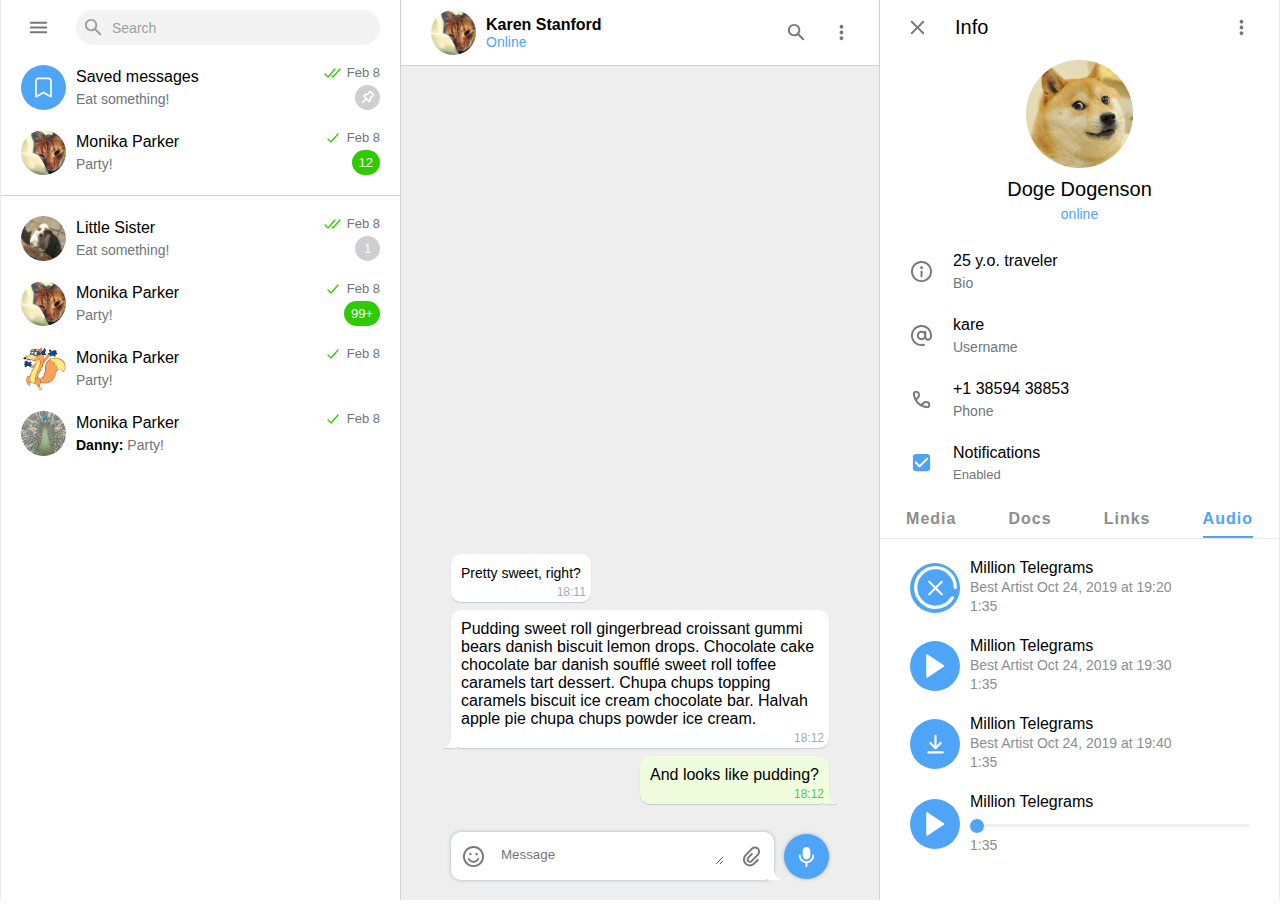
<file: index.html>
<!DOCTYPE html>
<html lang="en">
<head>
	<meta charset="UTF-8">
	<meta name="viewport" content="width=device-width, initial-scale=1.0">
	<meta http-equiv="X-UA-Compatible" content="ie=edge">
	<link rel="stylesheet" href="css/main.css">
	<link rel="stylesheet" href="css/left-sidebar.css">
	<title>Web Telegram Contest Design</title>
</head>
<body>
	<div id="app">
		<div id="left-sidebar">
				<div id="settings">
					<div class="header header-create">
						<div class="header-content">
							<button class="btn ripple btn-white btn-round header-back" onclick="sidebar.openSidebar('#settings', '#search-sidebar')">
								<img src="assets/icons/back_svg.svg" class="icon icon-gray"/>
							</button>
							<h2 class="header-title">Settings</h2>
							<button class="btn ripple btn-white btn-round header-more">
								<img src="assets/icons/more_svg.svg" class="icon icon-gray"/>
							</button>
						</div>
					</div>
					<div class="content">
						<section>
							<div class="subsection account">
									<div class="img-container">
										<img class="account-img" src="assets/imgs/doge.jpg" alt="Account image">
									</div>
								<h3 class="account-name">Doge Dogenson</h3>
								<p class="account-number">+33 1 23 45 67 89</p>
							</div>
							<div class="subsection btns-list">
								<button class="btn ripple btn-white btn-img" onclick="sidebar.openSidebar('#settings', '#edit-profile')">
									<img src="assets/icons/edit_svg.svg" class="icon icon-gray"/>
									<div class="content">
										<span class="name">Edit profile</span>
									</div>
								</button>
					
								<button class="btn ripple btn-white btn-img" onclick="sidebar.openSidebar('#settings', '#general-settings')">
									<img src="assets/icons/settings_svg.svg" class="icon icon-gray"/>
									<div class="content">
										<span class="name">General Settings</span>
									</div>
								</button>
					
								<button class="btn ripple btn-white btn-img" onclick="sidebar.openSidebar('#settings', '#notifications')">
									<img src="assets/icons/unmute_svg.svg" class="icon icon-gray"/>
									<div class="content">
										<span class="name">Notifications</span>
									</div>
								</button>
					
								<button class="btn ripple btn-white btn-img" onclick="sidebar.openSidebar('#settings', '#security')">
									<img src="assets/icons/lock_svg.svg" class="icon icon-gray"/>
									<div class="content">
										<span class="name">Privacy and Security</span>
									</div>
								</button>
					
								<button class="btn ripple btn-white btn-img" onclick="sidebar.openSidebar('#settings', '#language')">
									<img src="assets/icons/language_svg.svg" class="icon icon-gray"/>
									<div class="content">
										<span class="name">Language</span>
									</div>
								</button>
							</div>
						</section>
					</div>
				</div>
				<div id="edit-profile">
					<div class="header header-create">
						<div class="header-content">
							<button class="btn ripple btn-white btn-round header-back" onclick="sidebar.openSidebar('#edit-profile', '#settings')">
								<img src="assets/icons/back_svg.svg" class="icon icon-gray"/>
							</button>
							<h2 class="header-title">Edit profile</h2>
						</div>
					</div>
					<div class="content">
						<section>
							<div class="subsection account-section">
								<div class="img-container darkened">
									<img class="account-img" src="assets/imgs/doge.jpg" alt="Group image">
									<div class="img-content">
										<img src="assets/icons/cameraadd_svg.svg" class="icon icon-white"/>
									</div>
								</div>
							</div>
							<div class="subsection vertical-input-group">
								<div class="input-group">
									<input type="name" id="name" required class="input-area">
									<label for="name" class="label">Name</label>
								</div>
								<div class="input-group">
									<input type="lastName" id="lastName" required class="input-area">
									<label for="lastName" class="label">Last name</label>
								</div>
								<div class="input-group">
									<input type="bio" id="bio" required class="input-area">
									<label for="bio" class="label">Bio (optional)</label>
								</div>
							</div>
							<div class="subsection">
								<p class="text-tooltip">Any details such as age? occupation or city. Example: 23 y.o. designer from San Francisco.</p>
							</div>
						</section>
						<section>
							<div class="subsection">
								<h3 class="h3-title">Username</h3>
							</div>
							<div class="subsection">
								<div class="input-group input-valid"> <!-- class input-error and input-valid -->
									<input type="username" id="username" class="input-area" value="doge" required>
									<label for="username" class="label">Username is available</label>
								</div>
							</div>
							<div class="subsection">
								<p class="text-tooltip">
									You can choose a username on Telegram. If you do, other people will be able to find you by this username and contact you without knowing your phone number.
								</p>
								<p class="text-tooltip">
									You can use a-z, 0-9 and underscores. Minimum length is 5 characters
								</p>
								<p class="text-tooltip">
									This links opens a chat with you: 
									<br>
									<a href="https://t.me/doge">https://t.me/doge</a>
								</p>
							</div>
							<button class="btn ripple btn-blue btn-add" onclick="sidebar.openSidebar('#edit-profile', '#settings')">
								<img src="assets/icons/check_svg.svg" class="icon icon-white"/> 
							</button>
						</section>
					</div>
				</div>
				<div id="security">
					<div class="header">
						<div class="header-content">
							<button class="btn ripple btn-white btn-round header-back" onclick="sidebar.openSidebar('#security', '#settings')">
								<img src="assets/icons/back_svg.svg" class="icon icon-gray"/>
							</button>
							<h2 class="header-title">Privacy and Security</h2>
						</div>
					</div>
					<div class="content">
						<section>
							<div class="subsection btns-list">
								<button class="btn ripple btn-white btn-img" onclick="sidebar.openSidebar('#security', '#blocked-users')">
										<img src="assets/icons/deleteuser_svg.svg" class="icon icon-gray"/>
									<div class="content">
										<span class="name title">Blocked Users</span>
										<span class="info">6 users</span>
									</div>
								</button>
					
								<button class="btn ripple btn-white btn-img" onclick="sidebar.openSidebar('#security', '#active-session')">
									<img src="assets/icons/activesessions_svg.svg" class="icon icon-gray"/>
									<div class="content">
										<span class="name title">Active Sessions</span>
										<span class="info">3 devices</span>
									</div>
								</button>
							</div>
						</section>
						<section>
							<div class="subsection">
								<h3 class="h3-title">Privacy</h3>
							</div>
							<div class="subsection btns-list">
								<button class="btn ripple btn-white btn-text">
									<div class="content">
										<span class="name title">Who can see my phone number?</span>
										<span class="info">My Contacts</span>
									</div>
								</button>
					
								<button class="btn ripple btn-white btn-text">
									<div class="content">
										<span class="name title">Who can see your Last Seen time?</span>
										<span class="info">Everybody</span>
									</div>
								</button>
					
								<button class="btn ripple btn-white btn-text">
									<div class="content">
										<span class="name title">Who can see my profile photo?</span>
										<span class="info">Everybody</span>
									</div>
								</button>
					
								<button class="btn ripple btn-white btn-text">
									<div class="content">
										<span class="name title">Who can add a link to my account when forwarding my messages?</span>
										<span class="info">Everybody</span>
									</div>
								</button>
					
								<button class="btn ripple btn-white btn-text">
									<div class="content">
										<span class="name title">Who can add me to group chats?</span>
										<span class="info">Everybody</span>
									</div>
								</button>
							</div>
						</section>
					</div>
				</div>
				<div id="last-seen">
					<div class="header">
						<div class="header-content">
							<button class="btn ripple btn-white btn-round header-back" onclick="sidebar.openSidebar('#last-seen', '#settings')">
								<img src="assets/icons/back_svg.svg" />
							</button>
							<h2 class="header-title">Last Seen & Online</h2>
						</div>
					</div>
					<div class="content">
						<section>
							<div class="subsection">
								<h3 class="h3-title">Who can see your Last Seen time?</h3>
							</div>
							<div class="subsection" id="last-seen-radio">
								<div class="radio-group">
									<input type="radio" id="email"
										name="contact" value="email">
									<label for="email" class="radio-content">
										<img alt="" class="icon radio-img">
										<div class="input-text-content">
											<span class="input-name">Everybody</span>
										</div>
									</label>
								</div>
						
								<div class="radio-group">
									<input type="radio" id="phone"
										name="contact" value="phone" checked>
									<label for="phone" class="radio-content">
										<img alt="" class="icon radio-img">
										<div class="input-text-content">
											<span class="input-name">My Contacts</span>
										</div>
									</label>
								</div>
						
								<div class="radio-group">
									<input type="radio" id="contact"
										name="contact" value="email">
									<label for="contact" class="radio-content">
										<img alt="" class="icon radio-img">
										<div class="input-text-content">
											<span class="input-name">No body</span>
										</div>
									</label>
								</div>
							</div>
							<div class="subsection">
								<p class="text-tooltip">
									You won't see Last Seen and online statuses for people with whom you don't share yours. Approximate last seen will be shown instead (recently, within a week, within a month)
								</p>
							</div>
						</section>
						<section>
							<div class="subsection">
								<h3 class="h3-title p-l-20">Exceptions</h3>
							</div>
							<div class="subsection btns-list">
								<button class="btn ripple btn-white btn-img">
									<img src="assets/icons/deleteuser_svg.svg" class="icon icon-gray"/>
									<div class="content">
										<span class="name title">Never Share With</span>
										<span class="info">Add Users</span>
									</div>
								</button>
					
								<button class="btn ripple btn-white btn-img">
									<img src="assets/icons/adduser_svg.svg" class="icon icon-gray"/>
									<div class="content">
										<span class="name title">Always Share With</span>
										<span class="info">Add Users</span>
									</div>
								</button>
							</div>
						</section>
					</div>		
				</div>
				<div id="notifications">
					<div class="header">
						<div class="header-content">
							<button class="btn ripple btn-white btn-round header-back" onclick="sidebar.openSidebar('#notifications', '#settings')">
								<img src="assets/icons/back_svg.svg" />
							</button>
							<h2 class="header-title">Notifications</h2>
						</div>
					</div>
					<div class="content">
						<section id="private-chat">
							<div class="subsection">
								<h3 class="h3-title">Private Chats</h3>
							</div>
							<div class="subsection">
								<div class="btn btn-white ripple btn-checkbox">
									<input type="checkbox" id="chatsNotify" checked>
									<label for="chatsNotify" class="checkbox-content">
										<img alt="" class="icon checkbox-img">
										<div class="input-text-content">
											<span class="input-name">Notifications for private chats</span>
											<span class="text-tooltip status">Enabled</span>
										</div>
									</label>
								</div>
				
								<div class="btn btn-white ripple btn-checkbox">
									<input type="checkbox" id="chatsMessage" checked>
									<label for="chatsMessage" class="checkbox-content">
										<img alt="" class="icon checkbox-img">
										<div class="input-text-content">
											<span class="input-name">Message preview</span>
											<span class="text-tooltip status">Enabled</span>
										</div>
									</label>
								</div>
							</div>
						</section>
						<section>
							<div class="subsection">
								<h3 class="h3-title">Groups</h3>
							</div>
							<div class="subsection" id="groups">
								<div class="btn btn-white ripple btn-checkbox">
									<input type="checkbox" id="groupNotify" checked>
									<label for="groupNotify" class="checkbox-content">
										<img alt="" class="icon checkbox-img">
										<div class="input-text-content">
											<span class="input-name">Notifications for groups</span>
											<span class="text-tooltip status">Enabled</span>
										</div>
									</label>
								</div>
				
								<div class="btn btn-white ripple btn-checkbox">
									<input type="checkbox" id="groupMessage">
									<label for="groupMessage" class="checkbox-content">
										<img alt="" class="icon checkbox-img">
										<div class="input-text-content">
											<span class="input-name">Message preview</span>
											<span class="text-tooltip status">Disabled</span>
										</div>
									</label>
								</div>
							</div>
						</section>
						<section>
							<div class="subsection">
								<h3 class="h3-title">Channels</h3>
							</div>
							<div class="subsection" id="channels">
								<div class="btn btn-white ripple btn-checkbox">
									<input type="checkbox" id="channelsChat" checked>
									<label for="channelsChat" class="checkbox-content">
										<img alt="" class="icon checkbox-img">
										<div class="input-text-content">
											<span class="input-name">Notifications for private chats</span>
											<span class="text-tooltip status">Enabled</span>
										</div>
									</label>
								</div>
				
								<div class="btn btn-white ripple btn-checkbox">
									<input type="checkbox" id="channelsMessage" checked>
									<label for="channelsMessage" class="checkbox-content">
										<img alt="" class="icon checkbox-img">
										<div class="input-text-content">
											<span class="input-name">Message preview</span>
											<span class="text-tooltip status">Enabled</span>
										</div>
									</label>
								</div>
							</div>
						</section>
						<section>
							<div class="subsection">
								<h3 class="h3-title">Other</h3>
							</div>
							<div id="other" class="subsection">
								<div class="btn btn-white ripple btn-checkbox">
									<input type="checkbox" id="contactTelegram" checked>
									<label for="contactTelegram" class="checkbox-content">
										<img alt="" class="icon checkbox-img">
										<div class="input-text-content">
											<span class="input-name">Contacts joined Telegram</span>
										</div>
									</label>
								</div>
							</div>
						</section>
					</div>
		
				</div>
				<div id="language">
					<div class="header">
						<div class="header-content">
							<button class="btn ripple btn-white btn-round header-back" onclick="sidebar.openSidebar('#language', '#settings')">
								<img src="assets/icons/back_svg.svg" />
							</button>
							<h2 class="header-title">Language</h2>
						</div>
					</div>
					<div class="content">
						<section>
							<div class="subsection">
								<div class="radio-group">
									<input type="radio" id="english"
										name="language" value="email" checked>
									<label for="english" class="radio-content">
										<img alt="" class="icon radio-img">
										<div class="input-text-content">
											<span class="input-name">English</span>
											<span class="text-tooltip">English</span>
										</div>
									</label>
								</div>
				
								<div class="radio-group">
									<input type="radio" id="french"
										name="language" value="email">
									<label for="french" class="radio-content">
										<img alt="" class="icon radio-img">
										<div class="input-text-content">
											<span class="input-name">Francais</span>
											<span class="text-tooltip">French</span>
										</div>
									</label>
								</div>
				
								<div class="radio-group">
									<input type="radio" id="german"
										name="language" value="email">
									<label for="german" class="radio-content">
										<img alt="" class="icon radio-img">
										<div class="input-text-content">
											<span class="input-name">Deutsch</span>
											<span class="text-tooltip">German</span>
										</div>
									</label>
								</div>
				
								<div class="radio-group">
									<input type="radio" id="italian"
										name="language" value="email">
									<label for="italian" class="radio-content">
										<img alt="" class="icon radio-img">
										<div class="input-text-content">
											<span class="input-name">Italiano</span>
											<span class="text-tooltip">Italian</span>
										</div>
									</label>
								</div>
				
								<div class="radio-group">
									<input type="radio" id="portuguese"
										name="language" value="email">
									<label for="portuguese" class="radio-content">
										<img alt="" class="icon radio-img">
										<div class="input-text-content">
											<span class="input-name">Portugues</span>
											<span class="text-tooltip">Portuguese</span>
										</div>
									</label>
								</div>
				
								<div class="radio-group">
									<input type="radio" id="russian"
										name="language" value="email">
									<label for="russian" class="radio-content">
										<img alt="" class="icon radio-img">
										<div class="input-text-content">
											<span class="input-name">Русский</span>
											<span class="text-tooltip">Russian</span>
										</div>
									</label>
								</div>
				
								<div class="radio-group">
									<input type="radio" id="spanish"
										name="language" value="email">
									<label for="spanish" class="radio-content">
										<img alt="" class="icon radio-img">
										<div class="input-text-content">
											<span class="input-name">Espanol</span>
											<span class="text-tooltip">Spanish</span>
										</div>
									</label>
								</div>
				
								<div class="radio-group">
									<input type="radio" id="ukrainian"
										name="language" value="email">
									<label for="ukrainian" class="radio-content">
										<img alt="" class="icon radio-img">
										<div class="input-text-content">
											<span class="input-name">Українська</span>
											<span class="text-tooltip">Ukrainian</span>
										</div>
									</label>
								</div>
							</div>
						</section>
					</div>	
				</div>
				<div id="chat-background">
					<div class="header">
						<div class="header-content">
							<button class="btn ripple btn-white btn-round header-back" onclick="sidebar.openSidebar('#chat-background', '#general-settings')">
								<img src="assets/icons/back_svg.svg" />
							</button>
							<h2 class="header-title">Chat Background</h2>
						</div>
					</div>
					<div class="content">
						<section class="color-list-section">
							<div id="color-list">
								<div></div>
								<div></div>
								<div></div>
								<div></div>
								<div></div>
								<div></div>
							</div>
						</section>
					</div>
				</div>
				<div id="blocked-users">
					<div class="header">
						<div class="header-content">
							<button class="btn ripple btn-white btn-round header-back" onclick="sidebar.openSidebar('#blocked-users', '#security')">
								<img src="assets/icons/back_svg.svg" />
							</button>
							<h2 class="header-title">Blocked Users</h2>
						</div>
					</div>
					<div class="content">
						<section>
							<div class="subsection">
								<p class="text-tooltip text-tooltip-margin">
									Blocked users will not be able to contact you and will not see your Last Seen time
								</p>
							</div>
		
							<div class="subsection">
								<button class="btn ripple btn-white btn-account">
									<img src="assets/imgs/accounts/account1.jpg" class="account-img"/>
									<div class="content">
										<span class="name">Raaid El Syed</span>
										<span class="info">+1 234 567891</span>
									</div>
								</button>
					
								<button class="btn ripple btn-white btn-account">
									<img src="assets/imgs/accounts/account2.jpg" class="account-img"/>
									<div class="content">
										<span class="name">Chinaza Akachi</span>
										<span class="info">+1 234 567892</span>
									</div>
								</button>
							</div>
						</section>
					</div>
					<button class="btn ripple btn-blue btn-add" onclick="sidebar.openSidebar('#blocked-users', '#add-member')">
						<img src="assets/icons/add_svg.svg" class="icon icon-white"/> 
					</button>
				</div>
				<div id="active-session">
					<div class="header">
						<div class="header-content">
							<button class="btn ripple btn-white btn-round" onclick="sidebar.openSidebar('#active-session', '#security')">
								<img src="assets/icons/back_svg.svg" class="icon"/>
							</button>
							<h2 class="header-title">Active Session</h2>
						</div>
					</div>
					<div class="content">
						<section>
							<div class="subsection">
								<h3 class="h3-title">Current Session</h3>
							</div>
			
							<div class="subsection btns-list">
								<button class="btn btn-text ripple btn-white">
									<div class="content">
										<span class="name">Telegram Web 1.0</span>
										<span class="device">Safari, macOS</span>
										<span class="info">216.3.128.12 - Paris, France</span>
									</div>
								</button>
		
								<button class="btn ripple btn-white color-red">
									<img src="assets/icons/stop_svg.svg" class="icon icon-red"/>
									<div class="content">
										<span class="name">Terminate all other sessions</span>
									</div>
								</button>
							</div>
						</section>
						<section>
							<div class="subsection">
								<h3 class="h3-title">Other Sessions</h3>
							</div>
							<div class="subsection btns-list">
								<button class="btn ripple btn-white btn-text">
									<div class="content">
										<span class="name">Telegram IOS 5.12</span>
										<span class="device">Iphone X, IOS 13.2</span>
										<span class="info">216.3.128.12 - Paris, France</span>
									</div>
									<span class="date info">19:25</span>
								</button>
								
								<button class="btn ripple btn-white btn-text">
									<div class="content">
										<span class="name">Telegram Android 5.11</span>
										<span class="device">Samsung Galaxy S9, Android 9P</span>
										<span class="info">216.3.128.12 - Paris, France</span>
									</div>
									<span class="date info">16:34</span>
								</button>
							</div>
						</section>
					</div>
				</div>
				<div id="add-member">
					<div class="header">
						<div class="header-content">
							<button class="btn ripple btn-white btn-round" onclick="sidebar.openSidebar('#add-member', '#blocked-users')">
								<img src="assets/icons/back_svg.svg" class="icon"/>
							</button>
							<h2 class="header-title">Add Member</h2>
						</div>
						<div class="chips">
		
							<div class="autocomplete">
								<input id="memberInput" type="person" class="input" placeholder="Add People...">
							</div>
		
						</div>
					</div>
					<div class="content">
						<section class="section-messages">
							<div class="subsection btns-list" id="member-list"></div>
						</section>
					</div>
				</div>
				<div id="new-group">
					<div class="header header-create">
						<div class="header-content">
							<button class="btn ripple btn-white btn-round header-back" onclick="sidebar.openSidebar('#new-group', '#search-sidebar')">
								<img src="assets/icons/back_svg.svg" class="icon icon-gray"/>
							</button>
							<h2 class="header-title">New Group</h2>
						</div>
					</div>
					<section class="section-messages">
						<div class="subsection account-section">
							<div class="img-container darkened create">
								<img class="account-img" src="assets/imgs/doge.jpg" alt="Group image">
								<div class="img-content">
									<img src="assets/icons/cameraadd_svg.svg" class="icon icon-white"/>
								</div>
							</div>
						</div>
						<div class="subsection input-section">
							<div class="input-group">
								<input type="name" id="groupName" class="input-area" required>
								<label for="groupName" class="label">Group Name</label>
							</div>
						</div>
						<div class="subsection h3-title-section">
							<h3 class="h3-title">6 Members</h3>
						</div>
						<div class="subsection">
							<button class="btn ripple btn-white btn-account">
								<img src="assets/imgs/accounts/account1.jpg" class="account-icon"/>
								<div class="content">
									<span class="name">Little Sister</span>
									<span class="info online">Online</span>
								</div>
							</button>
				
							<button class="btn ripple btn-white btn-account">
								<img src="assets/imgs/accounts/account2.jpg" class="account-icon"/>
								<div class="content">
									<span class="name">Little Sister</span>
									<span class="info online">Online</span>
								</div>
							</button>
		
							<button class="btn ripple btn-white btn-account">
								<img src="assets/imgs/accounts/account3.jpg" class="account-icon"/>
								<div class="content">
									<span class="name">Little Sister</span>
									<span class="info">last seen just now</span>
								</div>
							</button>
		
							<button class="btn ripple btn-white btn-account">
								<img src="assets/imgs/accounts/account4.jpg" class="account-icon"/>
								<div class="content">
									<span class="name">Little Sister</span>
									<span class="info">last seen just now</span>
								</div>
							</button>
						</div>
						<button class="btn ripple btn-blue btn-add">
							<img src="assets/icons/next_svg.svg" class="icon icon-white"/> 
						</button>
					</section>
				</div>
				<div id="new-channel">
					<div class="header header-create">
						<div class="header-content">
							<button class="btn ripple btn-white btn-round header-back" onclick="sidebar.openSidebar('#new-channel', '#search-sidebar')">
								<img src="assets/icons/back_svg.svg" class="icon icon-gray"/>
							</button>
							<h2 class="header-title">New Channel</h2>
						</div>
					</div>
					<section class="section-messages">
						<div class="subsection account-section">
							<div class="img-container darkened create">
								<img class="account-img" src="assets/imgs/doge.jpg" alt="Channel image">
								<div class="img-content">
									<img src="assets/icons/cameraadd_svg.svg" class="icon icon-white"/>
								</div>
							</div>
						</div>
						<div class="subsection input-section">
							<div class="input-group">
								<input type="name" id="groupName" class="input-area" required>
								<label for="groupName" class="label">Channel Name</label>
							</div>
						</div>
						<div class="subsection input-section">
							<div class="input-group">
								<input type="name" id="groupName" class="input-area" required>
								<label for="groupName" class="label">Description (optional)</label>
							</div>
						</div>
						<div class="subsection">
							<p class="text-tooltip">
								You can provide an optional description for your channel.
							</p>
						</div>
						<button class="btn ripple btn-blue btn-add">
							<img src="assets/icons/next_svg.svg" class="icon icon-white"/> 
						</button>
					</section>
				</div>
				<div id="general-settings">
					<div class="header">
						<div class="header-content">
							<button class="btn ripple btn-white btn-round header-back" onclick="sidebar.openSidebar('#general-settings', '#settings')">
								<img src="assets/icons/back_svg.svg" class="icon icon-gray"/>
							</button>
							<h2 class="header-title">General</h2>
						</div>
					</div>
					<div class="content">
						<section>
							<div class="subsection h3-title-section m-b-md">
								<h3 class="h3-title">Settings</h3>
							</div>
							<div class="subsection">
								<div class="range">
									<div class="content">
										<span class="text">Message Text Size</span>
										<span class="value">16</span>
									</div>
									<input type="range" min="1" max="30" step="1" value="16">
									<style></style>
								</div>
							</div>
							<div class="subsection btns-list">
								<button class="btn ripple btn-white" onclick="sidebar.openSidebar('#general-settings', '#chat-background')">
									<img src="assets/icons/photo_svg.svg" class="icon icon-gray"/>
									<div class="content">
										<span class="name">Chat Background</span>
									</div>
								</button>
								<button class="btn ripple btn-white btn-checkbox">
									<input type="checkbox" id="enableAnimation" checked>
									<label for="enableAnimation" class="checkbox-content">
										<img alt="" class="icon checkbox-img">
										<div class="content">
											<span class="name">Enable Animation</span>
										</div>
									</label>
								</button>
							</div>
						</section>
						<section>
							<div class="subsection">
								<h3 class="h3-title">Keyboard</h3>
							</div>
							<div class="subsection">
								<div class="radio-group">
									<input type="radio" id="enter"
										name="sendBy" value="email" checked>
									<label for="enter" class="radio-content">
										<img alt="" class="icon radio-img">
										<div class="input-text-content">
											<span class="input-name">Send by Enter</span>
											<span class="text-tooltip">New line by Shift + Enter</span>
										</div>
									</label>
								</div>
				
								<div class="radio-group">
									<input type="radio" id="ctrlEnter"
										name="sendBy" value="email">
									<label for="ctrlEnter" class="radio-content">
										<img alt="" class="icon radio-img">
										<div class="input-text-content">
											<span class="input-name">Send by Ctrl + Enter</span>
											<span class="text-tooltip">New line by Enter</span>
										</div>
									</label>
								</div>
							</div>
						</section>
						<section>
							<div class="subsection">
								<h3 class="h3-title">Auto-Download Media</h3>
							</div>
							<div class="subsection btns-list">
								<button class="btn ripple btn-white btn-checkbox">
									<input type="checkbox" id="contacts" checked>
									<label for="contacts" class="checkbox-content">
										<img alt="" class="icon checkbox-img">
										<div class="content">
											<span class="name">Contacts</span>
										</div>
									</label>
								</button>
								
								<button class="btn ripple btn-white btn-checkbox">
									<input type="checkbox" id="privateChats" checked>
									<label for="privateChats" class="checkbox-content">
										<img alt="" class="icon checkbox-img">
										<div class="content">
											<span class="name">Private Chats</span>
										</div>
									</label>
								</button>
		
								<button class="btn ripple btn-white btn-checkbox">
									<input type="checkbox" id="groupChats" checked>
									<label for="groupChats" class="checkbox-content">
										<img alt="" class="icon checkbox-img">
										<div class="content">
											<span class="name">Group Chats</span>
										</div>
									</label>
								</button>
		
								<button class="btn ripple btn-white btn-checkbox">
									<input type="checkbox" id="channels" checked>
									<label for="channels" class="checkbox-content">
										<img alt="" class="icon checkbox-img">
										<div class="content">
											<span class="name">Channels</span>
										</div>
									</label>
								</button>
							</div>
						</section>
						<section>
							<div class="subsection">
								<h3 class="h3-title">Auto-Play Media</h3>
							</div>
							<div class="subsection btns-list">
								<button class="btn ripple btn-white btn-checkbox">
									<input type="checkbox" id="gifs" checked>
									<label for="gifs" class="checkbox-content">
										<img alt="" class="icon checkbox-img">
										<div class="content">
											<span class="name">GIFs</span>
										</div>
									</label>
								</button>
								
								<button class="btn ripple btn-white btn-checkbox">
									<input type="checkbox" id="videos" checked>
									<label for="videos" class="checkbox-content">
										<img alt="" class="icon checkbox-img">
										<div class="content">
											<span class="name">Videos</span>
										</div>
									</label>
								</button>
							</div>
						</section>
						<section>
							<div class="subsection">
								<h3 class="h3-title">Stickers</h3>
							</div>
							<div class="subsection btns-list">
								<button class="btn ripple btn-white btn-checkbox">
									<input type="checkbox" id="suggestStickers" checked>
									<label for="suggestStickers" class="checkbox-content">
										<img alt="" class="icon checkbox-img">
										<div class="content">
											<span class="name">Suggest Stickers by Emoji</span>
										</div>
									</label>
								</button>
								
								<button class="btn ripple btn-white btn-checkbox">
									<input type="checkbox" id="loopAnimated" checked>
									<label for="loopAnimated" class="checkbox-content">
										<img alt="" class="icon checkbox-img">
										<div class="content">
											<span class="name">Loop Animated Stickers</span>
										</div>
									</label>
								</button>
								<div class="stickers">
									<div class="subsection">
										<button class="btn ripple btn-white btn-account">
											<img src="assets/imgs/stickers/sheep.png" class="account-icon sticker"/>
											<div class="content">
												<span class="name">Sheep</span>
												<span class="info">16 Stickers</span>
											</div>
										</button>
							
										<button class="btn ripple btn-white btn-account">
											<img src="assets/imgs/stickers/kangaroo.png" class="account-icon sticker"/>
											<div class="content">
												<span class="name">Kangaroo Fighter</span>
												<span class="info">25 Stickers</span>
											</div>
										</button>
					
										<button class="btn ripple btn-white btn-account">
											<img src="assets/imgs/stickers/tiger.png" class="account-icon sticker"/>
											<div class="content">
												<span class="name">Amur Tiger</span>
												<span class="info">25 Stickers</span>
											</div>
										</button>
									</div>
								</div>
							</div>
						</section>
					</div>
					
				</div>
				
				<div id="search-sidebar">
					<div class="header header-search">
						<div class="header-content">
							<button class="btn ripple btn-white btn-round">
								<img src="assets/icons/menu_svg.svg" class="icon icon-gray"/>
							</button>
							<div class="search-input-group header-title">
								<input type="searcher" id="sarch" class="input-area" placeholder="Search" onfocus="styleSearch(this, 'add')" onblur="styleSearch(this, 'remove')">
								<label for="search">
									<img src="assets/icons/search_svg.svg" alt="" class="icon icon-light-gray">
								</label>
							</div>
						</div>
					</div>
					<div class="search-sidebar-content">
						<div id="search">
							<div class="content">
								<div class="section">
									<div class="subsection">
										<h3 class="h3-title">Contacts and Chats</h3>
									</div>
									<div class="subsection">
										<button class="btn ripple btn-white btn-account">
											<img src="assets/imgs/accounts/account1.jpg" class="account-img"/>
											<div class="content">
												<span class="name">Campus Party</span>
												<span class="info">2,500 members</span>
											</div>
										</button>
									</div>
								</div>
								<section>
									<div class="subsection">
										<h3 class="h3-title">Global Search</h3>
									</div>
									<div class="subsection">
										<button class="btn ripple btn-white btn-account">
											<img src="assets/imgs/accounts/account1.jpg" class="account-img"/>
											<div class="content">
												<span class="name">Super Party</span>
												<span class="info">@party</span>
											</div>
										</button>
									</div>
								</section>
								<section>
									<div class="subsection">
										<h3 class="h3-title">Global Search</h3>
									</div>
									<div class="subsection">
										<button class="btn ripple btn-white btn-account">
											<img src="assets/imgs/accounts/account1.jpg" class="account-img"/>
											<div class="content">
												<span class="name">Little Sister</span>
												<span class="info">Party in the Park will now be an action !(...)!</span>
											</div>
											<span class="date">Feb 8</span>
										</button>
							
										<button class="btn ripple btn-white btn-account">
											<img src="assets/imgs/accounts/account2.jpg" class="account-img"/>
											<div class="content">
												<span class="name">Monika Parker</span>
												<span class="info">Party!</span>
											</div>
											<span class="date">Jan 24</span>
										</button>
									</div>
								</section>
							</div>
						</div>
						<div id="calls">
							<div class="content">
								<div class="section">
									<div class="subsection">
										<h3 class="h3-title">People</h3>
									</div>
									<div class="subsection btns-vertical-list vertical-scroll">
										<button class="btn btn-vertical ripple btn-white">
											<img src="assets/imgs/accounts/account1.jpg" class="account-img"/>
											<div class="content">
												<span class="name">Abayo</span>
											</div>
										</button>
										
										<button class="btn btn-vertical ripple btn-white">
											<img src="assets/imgs/accounts/account2.jpg" class="account-img"/>
											<div class="content">
												<span class="name">Shen</span>
											</div>
										</button>
				
										<button class="btn btn-vertical ripple btn-white">
											<img src="assets/imgs/accounts/account3.jpg" class="account-img"/>
											<div class="content">
												<span class="name">Masood</span>
											</div>
										</button>
				
										<button class="btn btn-vertical ripple btn-white">
											<img src="assets/imgs/accounts/account4.jpg" class="account-img"/>
											<div class="content">
												<span class="name">Rutherford</span>
											</div>
										</button>
				
										<button class="btn btn-vertical ripple btn-white">
											<img src="assets/imgs/accounts/account5.jpg" class="account-img"/>
											<div class="content">
												<span class="name">Gabriel</span>
											</div>
										</button>
				
										<button class="btn btn-vertical ripple btn-white">
											<img src="assets/imgs/accounts/account6.jpg" class="account-img"/>
											<div class="content">
												<span class="name">Campus</span>
											</div>
										</button>
									</div>
								</div>
								<div class="section">
									<div class="subsection">
										<h3 class="h3-title">Recent</h3>
									</div>
									<div class="subsection">
										<button class="btn ripple btn-white btn-account">
											<img src="assets/imgs/accounts/account1.jpg" class="account-img"/>
											<div class="content">
												<span class="name">Raaid El Syed</span>
												<span class="info">last seen just now</span>
											</div>
										</button>
							
										<button class="btn ripple btn-white btn-account">
											<img src="assets/imgs/accounts/account2.jpg" class="account-img"/>
											<div class="content">
												<span class="name">Chinaza Akachi</span>
												<span class="info">last seen just now</span>
											</div>
										</button>
									</div>
								</div>
							</div>
						</div>
						<div id="contacts">
							<section class="section-messages">
								<div class="subsection">
									<button class="btn ripple btn-white btn-account">
										<img src="assets/imgs/accounts/account1.jpg" class="account-icon"/>
										<div class="content">
											<span class="name">Little Sister</span>
											<span class="info online">Online</span>
										</div>
									</button>
						
									<button class="btn ripple btn-white btn-account">
										<img src="assets/imgs/accounts/account2.jpg" class="account-icon"/>
										<div class="content">
											<span class="name">Little Sister</span>
											<span class="info online">Online</span>
										</div>
									</button>
		
									<button class="btn ripple btn-white btn-account">
										<img src="assets/imgs/accounts/account3.jpg" class="account-icon"/>
										<div class="content">
											<span class="name">Little Sister</span>
											<span class="info">last seen just now</span>
										</div>
									</button>
		
									<button class="btn ripple btn-white btn-account">
										<img src="assets/imgs/accounts/account4.jpg" class="account-icon"/>
										<div class="content">
											<span class="name">Little Sister</span>
											<span class="info">last seen just now</span>
										</div>
									</button>
								</div>
							</section>
						</div>
						<div id="messages">
							<section class="section-messages">
								<div class="subsection">
									<button class="btn ripple btn-white btn-account">
										<div class="account-icon saved">
											<img src="assets/icons/avatar_savedmessages_svg.svg" class="icon icon-white"/>
										</div>
										<div class="content">
											<span class="name">Saved messages</span>
											<span class="info">Eat something!</span>
										</div>
										<div class="content content-right">
											<div class="content-top">
												<img src="assets/icons/2checks_svg.svg" alt="" class="icon-green">
												<span class="date">Feb 8</span>
											</div>
											<div class="number-message img bg-muteoff">
												<img src="assets/icons/pinnedchat_svg.svg" alt="" class="icon icon-white">
											</div>
										</div>
									</button>
						
									<button class="btn ripple btn-white btn-account">
										<img src="assets/imgs/accounts/account2.jpg" class="account-img"/>
										<div class="content">
											<span class="name">Monika Parker</span>
											<span class="info">Party!</span>
										</div>
										<div class="content content-right">
											<div class="content-top">
												<img src="assets/icons/1check_svg.svg" alt="" class="icon-green">
												<span class="date">Feb 8</span>
											</div>
											<div class="number-message bg-muteon">
												<span>12</span>
											</div>
										</div>
									</button>
								</div>
							</section>
							<section class="section-messages">
								<div class="subsection">
									<button class="btn ripple btn-white btn-account">
										<img src="assets/imgs/accounts/account1.jpg" class="account-icon"/>
										<div class="content">
											<span class="name">Little Sister</span>
											<span class="info">Eat something!</span>
										</div>
										<div class="content content-right">
											<div class="content-top">
												<img src="assets/icons/2checks_svg.svg" alt="" class="icon-green">
												<span class="date">Feb 8</span>
											</div>
											<div class="number-message img bg-muteoff">
												<span>1</span>
											</div>
										</div>
									</button>
						
									<button class="btn ripple btn-white btn-account">
										<img src="assets/imgs/accounts/account2.jpg" class="account-img"/>
										<div class="content">
											<span class="name">Monika Parker</span>
											<span class="info">Party!</span>
										</div>
										<div class="content content-right">
											<div class="content-top">
												<img src="assets/icons/1check_svg.svg" alt="" class="icon-green">
												<span class="date">Feb 8</span>
											</div>
											<div class="number-message bg-muteon">
												<span>99+</span>
											</div>
										</div>
									</button>
						
									<button class="btn ripple btn-white btn-account">
										<img src="assets/imgs/accounts/account3.jpg" class="account-img"/>
										<div class="content">
											<span class="name">Monika Parker</span>
											<span class="info">Party!</span>
										</div>
										<div class="content content-right">
											<div class="content-top">
												<img src="assets/icons/1check_svg.svg" alt="" class="icon-green">
												<span class="date">Feb 8</span>
											</div>
											<div class="number-message bg-muteoff" style="opacity: 0;">
												<span></span>
											</div>
										</div>
									</button>
						
									<button class="btn ripple btn-white btn-account">
										<img src="assets/imgs/accounts/account4.jpg" class="account-img"/>
										<div class="content">
											<span class="name">Monika Parker</span>
											<span class="info"><span class="text-bold">Danny:</span> Party!</span>
										</div>
										<div class="content content-right">
											<div class="content-top">
												<img src="assets/icons/1check_svg.svg" alt="" class="icon-green">
												<span class="date">Feb 8</span>
											</div>
											<div class="number-message bg-muteon" style="opacity: 0;">
												<span></span>
											</div>
										</div>
									</button>
								</div>
							</section>
						</div>
					</div>
				</div>
		</div>
		<div id="chat">
			<div class="header header-chat">
				<div class="header-content">
					<button class="btn btn-account">
						<img src="assets/imgs/accounts/account2.jpg" class="account-img"/>
						<div class="content">
							<span class="name">Karen Stanford</span>
							<span class="status online">Online</span>
						</div>
					</button>
					<button class="btn ripple btn-white btn-round">
						<img src="assets/icons/search_svg.svg" class="icon icon-gray"/>
					</button>
					<button class="btn ripple btn-white btn-round header-more">
						<img src="assets/icons/more_svg.svg" class="icon icon-gray"/>
					</button>
				</div>
			</div>
			<div class="content">
				<section class="chat__body">
					<div class="messages">
						<div class="message">
							<div class="message__text">
								<div class="message__text__content">
									<span>Pretty sweet, right?</span>
								</div>
								<div class="message__time">18:11</div>
							</div>
						</div>
						<div class="message droplet">
							<div class="message__text">
								<div class="message__text__content">Pudding sweet roll gingerbread croissant gummi bears danish biscuit lemon drops. Chocolate cake chocolate bar danish soufflé sweet roll toffee caramels tart dessert. Chupa chups topping caramels biscuit ice cream chocolate bar. Halvah apple pie chupa chups powder ice cream.
									<div class="message__time">18:12</div>
								</div>
							</div>
						</div>
						<div class="message my-message droplet">
							<div class="message__text">
								<div class="message__text__content">And looks like pudding?
									<div class="message__time">18:12</div>
								</div>
							</div>
						</div>
					</div>
				</section>
			</div>
			<div class="footer">
				<div class="footer-content">
					<div class="message-block droplet">
						<button class="btn ripple btn-white btn-round header-back">
							<img src="assets/icons/smile_svg.svg" class="icon icon-gray"/>
						</button>
						<textarea class="message-input" type="name" placeholder="Message"></textarea>
						<button class="btn ripple btn-white btn-round header-more">
							<img src="assets/icons/attach_svg.svg" class="icon icon-gray"/>
						</button>
					</div>
					<div class="btn ripple btn-blue voice-btn">
						<img src="assets/icons/microphone_svg.svg" alt="" class="icon icon-white">
					</div>
				</div>
			</div>
		</div>
		<div id="right-sidebar">
			<div id="info">
				<div class="header header-create">
					<div class="header-content">
						<button class="btn ripple btn-white btn-round header-back">
							<img src="assets/icons/close_svg.svg" class="icon icon-gray"/>
						</button>
						<h2 class="header-title">Info</h2>
						<button class="btn ripple btn-white btn-round header-more">
							<img src="assets/icons/more_svg.svg" class="icon icon-gray"/>
						</button>
					</div>
				</div>
				<div class="content">
					<section class="info">
						<div class="subsection account">
							<div class="img-container">
								<img class="account-img" src="assets/imgs/doge.jpg" alt="Account image">
							</div>
							<h3 class="account-name">Doge Dogenson</h3>
							<p class="status online">online</p>
						</div>
						<div class="subsection btns-list">
							<button class="btn ripple btn-white btn-img">
									<img src="assets/icons/info_svg.svg" class="icon icon-gray"/>
								<div class="content">
									<span class="name title">25 y.o. traveler</span>
									<span class="info">Bio</span>
								</div>
							</button>
				
							<button class="btn ripple btn-white btn-img">
								<img src="assets/icons/username_svg.svg" class="icon icon-gray"/>
								<div class="content">
									<span class="name title">kare</span>
									<span class="info">Username</span>
								</div>
							</button>

							<button class="btn ripple btn-white btn-img">
								<img src="assets/icons/phone_svg.svg" class="icon icon-gray"/>
								<div class="content">
									<span class="name title">+1 38594 38853</span>
									<span class="info">Phone</span>
								</div>
							</button>

							<div class="btn btn-white ripple btn-checkbox">
								<input type="checkbox" id="chatsNotify" checked>
								<label for="chatsNotify" class="checkbox-content">
									<img alt="" class="icon checkbox-img">
									<div class="input-text-content">
										<span class="input-name">Notifications</span>
										<span class="text-tooltip status">Enabled</span>
									</div>
								</label>
							</div>
						</div>
						<div class="subsection tabs-section">
							<div class="tabs">
								<div id="menu" class="tab-menu">
									<div data-click-switch="#media" class="tab-index">media</div>
									<div data-click-switch="#docs" class="tab-index">docs</div>
									<div data-click-switch="#links" class="tab-index">links</div>
									<div data-click-switch="#audio" class="tab-index">audio</div>
								</div>
								<div class="tab-content">
									<div id="media">
										<div id="color-list">
											<div>
												<img src="assets/imgs/accounts/account1.jpg" alt="photo">
											</div>
											<div>
												<img src="assets/imgs/accounts/account2.jpg" alt="video">
												<span class="time">0:25</span>
											</div>
											<div>
												<img src="assets/imgs/accounts/account3.jpg" alt="video">
											</div>
											<div>
												<img src="assets/imgs/accounts/account4.jpg" alt="video">
												<span class="time">1:30</span>
											</div>
											<div>
												<img src="assets/imgs/accounts/account5.jpg" alt="video">
											</div>
											<div>
												<img src="assets/imgs/accounts/account6.jpg" alt="video">
											</div>
											<div></div>
											<div></div>
											<div></div>
											<div></div>
											<div></div>
											<div></div>
											<div></div>
											<div></div>
											<div></div>
											<div></div>
											<div></div>
											<div></div>
											<div></div>
											<div></div>
											<div></div>
											<div></div>
											<div></div>
											<div></div>
										</div>
									</div>
									<div id="docs">
										<div class="subsection btns-list">
											<button class="btn ripple btn-white btn-account">
												<div class="docs-img-container account-icon docs-icon">
													<img src="assets/icons/pdf.svg" class=""/>
													<div class="download-content bg-red hide">
														<img src="assets/icons/download_svg.svg" class="icon icon-white"/>
														<div class="load-content hide">
															<img src="assets/icons/close_svg.svg" class="icon icon-white"/>
															<div class="loader">
																<svg class="circular-loader"viewBox="25 25 50 50">
																	<circle class="loader-path" cx="50" cy="50" r="18" fill="none" stroke="#fff" stroke-width="3" />
																</svg>
															</div>
														</div>
													</div>
												</div>
												<div class="content">
													<span class="name">Super_Cool_Presentation.pdf</span>
													<span class="info">3.1 MB Oct 24, 2019 at 19:20</span>
												</div>
											</button>
											
											<button class="btn ripple btn-white btn-account">
												<div class="docs-img-container account-icon docs-icon">
													<img src="assets/icons/pdf.svg" class="hide"/>
													<div class="download-content bg-green">
														<img src="assets/icons/download_svg.svg" class="icon icon-white"/>
														<div class="load-content hide">
															<img src="assets/icons/close_svg.svg" class="icon icon-white"/>
															<div class="loader">
																<svg class="circular-loader"viewBox="25 25 50 50">
																	<circle class="loader-path" cx="50" cy="50" r="18" fill="none" stroke="#fff" stroke-width="3" />
																</svg>
															</div>
														</div>
													</div>
												</div>
												<div class="content">
													<span class="name">BestApp.apk</span>
													<span class="info">10.5 MB Oct 25, 2019 at 19:30</span>
												</div>
											</button>
											
											<button class="btn ripple btn-white btn-account">
												<div class="docs-img-container account-icon docs-icon">
													<img src="assets/icons/doc.jpg" class=""/>
													<div class="download-content bg-blue hide">
														<img src="assets/icons/download_svg.svg" class="icon icon-white hide"/>
														<div class="load-content">
															<img src="assets/icons/close_svg.svg" class="icon icon-white"/>
															<div class="loader">
																<svg class="circular-loader"viewBox="25 25 50 50">
																	<circle class="loader-path" cx="50" cy="50" r="18" fill="none" stroke="#fff" stroke-width="3" />
																</svg>
															</div>
														</div>
													</div>
												</div>
												<div class="content">
													<span class="name">Last_School_Essay.doc</span>
													<span class="info">1.9 MB Oct 27, 2019 at 20:20</span>
												</div>
											</button>

											<button class="btn ripple btn-white btn-account">
												<div class="docs-img-container account-icon docs-icon">
													<img src="assets/icons/pdf.svg" class="hide"/>
													<div class="download-content bg-orange">
														<img src="assets/icons/download_svg.svg" class="icon icon-white hide"/>
														<div class="load-content">
															<img src="assets/icons/close_svg.svg" class="icon icon-white"/>
															<div class="loader">
																<svg class="circular-loader"viewBox="25 25 50 50">
																	<circle class="loader-path" cx="50" cy="50" r="18" fill="none" stroke="#fff" stroke-width="3" />
																</svg>
															</div>
														</div>
													</div>
												</div>
												<div class="content">
													<span class="name">Very_Important_Files.zip</span>
													<span class="info">5.5 MB Oct 28, 2019 at 20:00</span>
												</div>
											</button>
											
											<button class="btn ripple btn-white btn-account">
												<div class="docs-img-container account-icon docs-icon">
													<img src="assets/imgs/accounts/account6.jpg" class=""/>
													<div class="download-content bg-red hide">
														<img src="assets/icons/download_svg.svg" class="icon icon-white"/>
														<div class="load-content hide">
															<img src="assets/icons/close_svg.svg" class="icon icon-white"/>
															<div class="loader">
																<svg class="circular-loader"viewBox="25 25 50 50">
																	<circle class="loader-path" cx="50" cy="50" r="18" fill="none" stroke="#fff" stroke-width="3" />
																</svg>
															</div>
														</div>
													</div>
												</div>
												<div class="content">
													<span class="name">Favourite_Photo.png</span>
													<span class="info">3.1 MB Oct 29, 2019 at 21:20</span>
												</div>
											</button>
										</div>
									</div>
									<div id="links">
										<div class="subsection btns-list">
											<button class="btn ripple btn-white btn-account btn-link" onclick="openLink(this)">
												<img src="assets/imgs/accounts/account1.jpg" class="account-icon link-img"/>
												<div class="content">
													<span class="name">The New Campus Deplorables</span>
													<span class="info">Academic traditionalists at the National Association of Scholars and else where...</span>
													<a href="https://www.forbes.com/4dfe050c1e62" class="info link">https://www.forbes.com/4dfe050c1e62</a>
												</div>
											</button>
											<button class="btn ripple btn-white btn-account btn-link" onclick="openLink(this)">
												<img src="assets/imgs/accounts/account6.jpg" class="account-icon link-img"/>
												<div class="content">
													<span class="name">Henolulu</span>
													<span class="info">Academic traditionalists at the National Association of Scholars and else where...</span>
													<a href="https://www.expedia.com/Honolulu" class="info link">https://www.expedia.com/Honolulu</a>
												</div>
											</button>
											<button class="btn ripple btn-white btn-account btn-link" onclick="openLink(this)">
												<img src="assets/imgs/accounts/account4.jpg" class="account-icon link-img"/>
												<div class="content">
													<span class="name">Lyft replaces pricey All-Access monthly plan with Lyft Pink</span>
													<span class="info">Academic traditionalists at the National Association of Scholars and else where...</span>
													<a href="https://www.techcrunch.com/lyft" class="info link">https://www.techcrunch.com/lyft</a>
												</div>
											</button>
										</div>
									</div>
									<div id="audio">
										<div class="subsection">
											<div class="audio-group">
												<audio src="assets/audios/audio1.mp3"></audio>
												<div class="btn ripple btn-blue btn-play">
													<img src="assets/icons/play_svg.svg" alt="" class="icon icon-white hide">
													<div class="download-content">
														<img src="assets/icons/download_svg.svg" class="icon icon-white hide"/>
														<div class="load-content">
															<img src="assets/icons/close_svg.svg" class="icon icon-white"/>
															<div class="loader">
																<svg class="circular-loader"viewBox="25 25 50 50">
																	<circle class="loader-path" cx="50" cy="50" r="18" fill="none" stroke="#fff" stroke-width="3" />
																</svg>
															</div>
														</div>
													</div>
												</div>
												<div class="content">
													<div class="name">Million Telegrams</div>
													<div class="info">Best Artist Oct 24, 2019 at 19:20</div>
													<div class="range hide">
														<input type="range" min="0" max="30" step="1" value="0">
														<style></style>
													</div>
													<div class="info">1:35</div>
												</div>
											</div>

											<div class="audio-group">
												<audio src="assets/audios/audio1.mp3"></audio>
												<div class="btn ripple btn-blue btn-play">
													<img src="assets/icons/play_svg.svg" alt="" class="icon icon-white">
													<div class="download-content hide">
														<img src="assets/icons/download_svg.svg" class="icon icon-white hide"/>
														<div class="load-content hide">
															<img src="assets/icons/close_svg.svg" class="icon icon-white"/>
															<div class="loader">
																<svg class="circular-loader"viewBox="25 25 50 50">
																	<circle class="loader-path" cx="50" cy="50" r="18" fill="none" stroke="#fff" stroke-width="3" />
																</svg>
															</div>
														</div>
													</div>
												</div>
												<div class="content">
													<div class="name">Million Telegrams</div>
													<div class="info">Best Artist Oct 24, 2019 at 19:30</div>
													<div class="range hide">
														<input type="range" min="0" max="30" step="1" value="0">
														<style></style>
													</div>
													<div class="info">1:35</div>
												</div>
											</div>

											<div class="audio-group">
												<audio src="assets/audios/audio1.mp3"></audio>
												<div class="btn ripple btn-blue btn-play">
													<img src="assets/icons/play_svg.svg" alt="" class="icon icon-white hide">
													<div class="download-content">
														<img src="assets/icons/download_svg.svg" class="icon icon-white"/>
														<div class="load-content hide">
															<img src="assets/icons/close_svg.svg" class="icon icon-white"/>
															<div class="loader">
																<svg class="circular-loader"viewBox="25 25 50 50">
																	<circle class="loader-path" cx="50" cy="50" r="18" fill="none" stroke="#fff" stroke-width="3" />
																</svg>
															</div>
														</div>
													</div>
												</div>
												<div class="content">
													<div class="name">Million Telegrams</div>
													<div class="info">Best Artist Oct 24, 2019 at 19:40</div>
													<div class="range hide">
														<input type="range" min="0" max="30" step="1" value="0">
														<style></style>
													</div>
													<div class="info">1:35</div>
												</div>
											</div>

											<div class="audio-group">
												<audio src="assets/audios/audio1.mp3"></audio>
												<div class="btn ripple btn-blue btn-play">
													<img src="assets/icons/play_svg.svg" alt="" class="icon icon-white">
													<div class="download-content hide">
														<img src="assets/icons/download_svg.svg" class="icon icon-white hide"/>
														<div class="load-content hide">
															<img src="assets/icons/close_svg.svg" class="icon icon-white"/>
															<div class="loader">
																<svg class="circular-loader"viewBox="25 25 50 50">
																	<circle class="loader-path" cx="50" cy="50" r="18" fill="none" stroke="#fff" stroke-width="3" />
																</svg>
															</div>
														</div>
													</div>
												</div>
												<div class="content">
													<div class="name">Million Telegrams</div>
													<div class="info hide">Best Artist Oct 24, 2019 at 19:50</div>
													<div class="range">
														<input type="range" min="0" max="30" step="1" value="0">
														<style></style>
													</div>
													<div class="info">1:35</div>
												</div>
											</div>

										</div>
									</div>
								</div>
							</div>
						</div>
					</section>
				</div>
			</div>
		</div>
		<div class="dialog"></div>
	</div>
	
	<!-- Indetermanite checkbox -->
	<!-- <div class="container">
		<div class="btn btn-white ripple btn-checkbox">
			<input type="checkbox" id="cb1" onclick="inputs.indeterminateInput(this)">
			<label for="cb1" class="checkbox-content">
				<img alt="" class="icon checkbox-img">
				<div class="input-text-content">
					<span class="input-name">Rotate input</span>
				</div>
			</label>
		</div>	
	</div> -->

	<!-- Message droplet -->
	<svg height="0" width="0">
		<clipPath id="left-droplet">
			<path d="M 10,0 A 10,10 0 0 1 0,10 H 16 V 0 Z">
		</clipPath>
		<clipPath id="right-droplet">
			<path d="M 6,0 A 10,10 0 0 0 16,10 H 0 V 0 Z">
		</clipPath>
	</svg>

	<script src="js/mainFunctions.js"></script>
	<script src="js/globalVars.js"></script>
	<script src="js/DOMs.js"></script>
	<script src="js/allFunctions.js"></script>
	<script src="js/main.js"></script>
	<script src="js/app.js"></script>
</body>
</html>
</file>
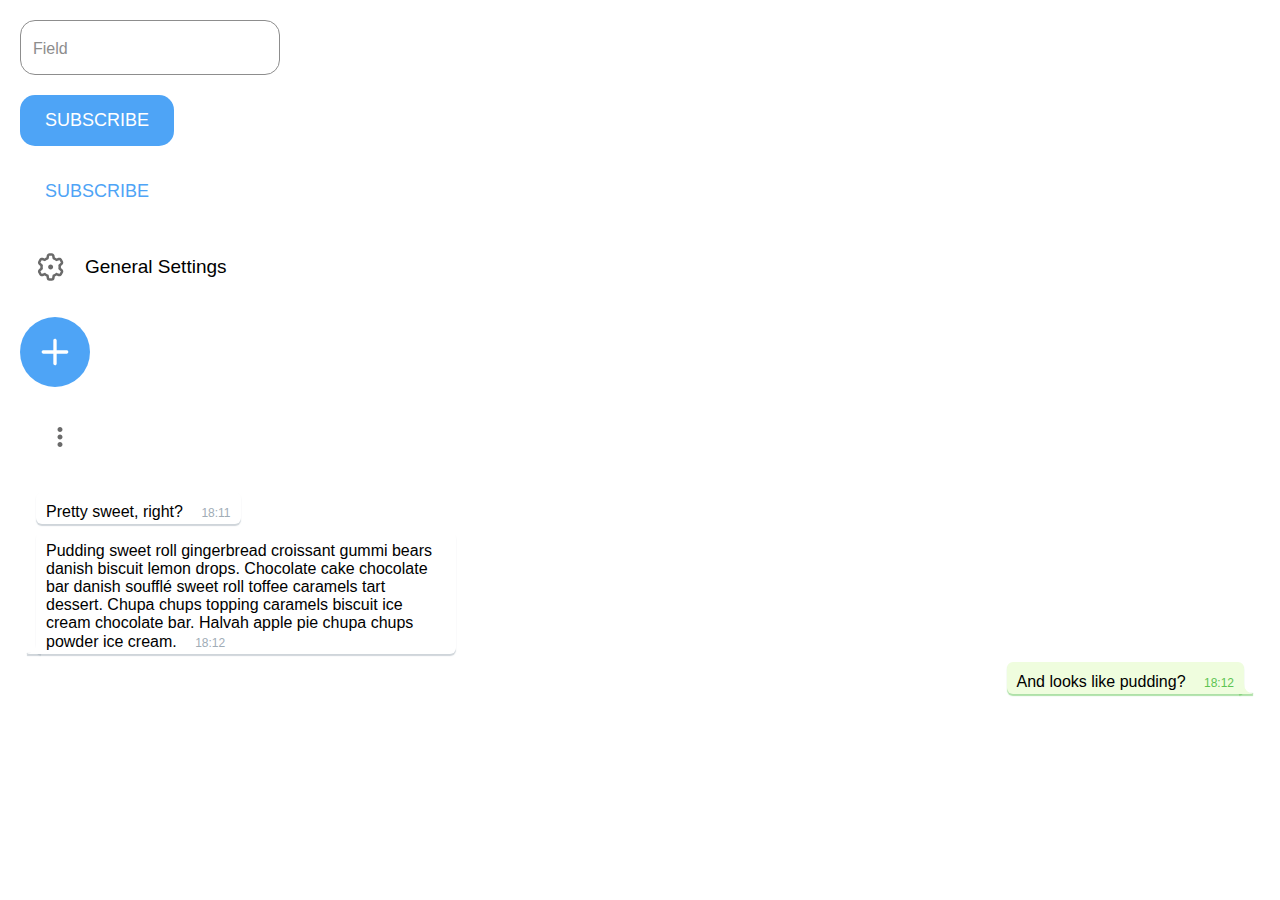
<file: alpha/index.html>
<!DOCTYPE html>
<html lang="en">
<head>
	<meta charset="UTF-8">
	<meta name="viewport" content="width=device-width, initial-scale=1.0">
	<meta http-equiv="X-UA-Compatible" content="ie=edge">

	<link rel="stylesheet" href="css/main.css">

	<title>Web Telegram Contest - items design</title>
</head>
<body style="padding: 20px">

	<!-- MATERIAL INPUT -->

	<div class="input-group">
		<input type="text" id="inputField" required class="input-area">
		<label for="inputField" class="label">Field</label>
	</div>
	
	<div class="space"></div>
	
	<!-- BLUE SUBSCRIBE BUTTON -->

	<button class="btn ripple btn-blue">SUBSCRIBE</button>
	
	<div class="space"></div>

	<!-- WHITE SUBSCRIBE BUTTON -->
	
	<button class="btn ripple btn-white">SUBSCRIBE</button>
	
	<div class="space"></div>
	
	<!-- WHITE BUTTON WITH LEFT IMAGE -->

	<button class="btn ripple btn-white btn-img">
		<object type="image/svg+xml" data="icons/settings_svg.svg" class="icon icon-gray">
			<img src="icons/settings_svg.svg" /> <!-- For search engine -->
		</object>
		<span>General Settings</span>
	</button>

	<div class="space"></div>
	
	<!-- BLUE ICON BUTTON -->

	<button class="btn ripple btn-blue btn-add">
		<object type="image/svg+xml" data="icons/add_svg.svg" class="icon icon-white">
			<img src="icons/add_svg.svg" /> 
		</object>
	</button>

	<div class="space"></div>

	<!-- WHITE ICON BUTTON -->

	<button class="btn ripple btn-white btn-more">
		<object type="image/svg+xml" data="icons/more_svg.svg" class="icon icon-gray">
			<img src="icons/more_svg.svg" />
		</object>
	</button>

	<div class="space"></div>

	<!-- CHAT -->

	<section class="chat__body">
		<div class="messages">
			<div class="message">
				<div class="message__text">
					<div class="message__text__content">Pretty sweet, right?
						<div class="message__time">18:11</div>
					</div>
				</div>
			</div>
			<div class="message droplet">
				<div class="message__text">
					<div class="message__text__content">Pudding sweet roll gingerbread croissant gummi bears danish biscuit lemon drops. Chocolate cake chocolate bar danish soufflé sweet roll toffee caramels tart dessert. Chupa chups topping caramels biscuit ice cream chocolate bar. Halvah apple pie chupa chups powder ice cream.
						<div class="message__time">18:12</div>
					</div>
				</div>
			</div>
			<div class="message my-message droplet">
				<div class="message__text">
					<div class="message__text__content">And looks like pudding?
						<div class="message__time">18:12</div>
					</div>
				</div>
			</div>
		</div>
	</section>

	<svg height="0" width="0">
		<clipPath id="left-droplet">
			<path d="M 10,0 A 10,10 0 0 1 0,10 H 16 V 0 Z">
		</clipPath>
		<clipPath id="right-droplet">
			<path d="M 6,0 A 10,10 0 0 0 16,10 H 0 V 0 Z">
		</clipPath>
	</svg>

	<script src="js/allFunctions.js"></script>
	<script src="js/main.js" charset="utf-8"></script>
</body>
</html>
</file>
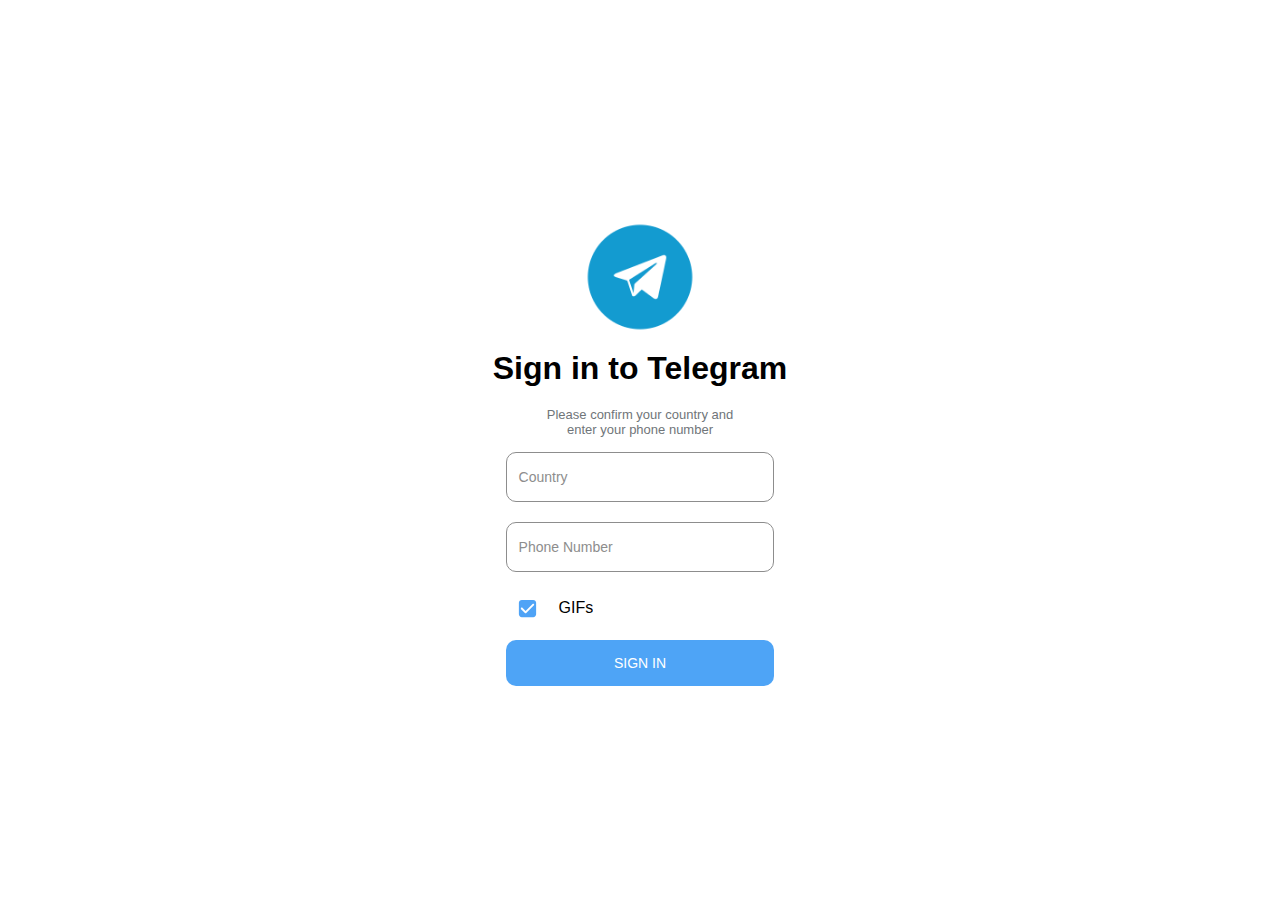
<file: signin.html>
<!DOCTYPE html>
<html lang="en">
<head>
	<meta charset="UTF-8">
	<meta name="viewport" content="width=device-width, initial-scale=1.0">
	<meta http-equiv="X-UA-Compatible" content="ie=edge">

	<link rel="stylesheet" href="css/main.css">
	<link rel="stylesheet" href="css/left-sidebar.css">

	<style>
		.container {
			width: 100vw;
			height: 100vh;
			display: flex;
			justify-content: center;
			align-items: center;
		}

		.content {
			max-width: 30vw;
			height: max-content;
			display: flex;
			flex-direction: column;
			text-align: center;
		}

		.subsection {
			align-items: center;
		}

		.text-tooltip {
			max-width: 50%;
		}

		.input-group {
			margin: 0;
			width: 70%;
		}

		.btn {
			width: 70%;
		}

		.btn-signin {
			display: block; 
			text-transform: uppercase; 
			text-align: center; 
			margin-top: 10px; 
			border-radius: 10px;
			font-size: 14px;
			padding: 15px;
		}

		#create-account {
			display: none;
		}
	</style>

	<title>Web Telegram Contest Design</title>
</head>
<body style="overflow: visible;">

	<div class="container">
		<div class="content">
			<div id="sign">
				<div class="subsection account-section">
					<div class="img-container">
						<img class="account-img" src="assets/telegram.png" alt="Telegram">
					</div>
				</div>
				<div class="subsection title">
					<h1>Sign in to Telegram</h1>
				</div>
				<div class="subsection">
					<p class="text-tooltip" style="margin-left: 0;">
						Please confirm your country and enter your phone number
					</p>
				</div>
				<form action="" autocomplete="false">
					<div class="subsection">
						<div class="input-group" style="margin: 0">
							<input type="country" id="country" required class="input-area">
							<label for="country" class="label">Country</label>
						</div>
						<div class="input-group" style="margin: 0; margin-top: 20px;">
							<input type="phone" id="phone" required class="input-area">
							<label for="phone" class="label">Phone Number</label>
						</div>
					</div>
					<div class="subsection">
						<button class="btn ripple btn-white btn-checkbox">
							<input type="checkbox" id="gifs" checked>
							<label for="gifs" class="checkbox-content">
								<img alt="" class="icon checkbox-img">
								<div class="content">
									<span class="name">GIFs</span>
								</div>
							</label>
						</button>
						<button class="btn ripple btn-blue btn-signin" type="submit">
							Sign in
						</button>
					</div>
				</form>
			</div>
			<div id="create-account">
				<div class="subsection account-section">
					<div class="img-container darkened">
						<img class="account-img" src="assets/imgs/doge.jpg" alt="Group image">
						<div class="img-content">
							<img src="assets/icons/cameraadd_svg.svg" class="icon icon-white"/>
						</div>
					</div>
				</div>
				<div class="subsection title">
					<h1>Sign in to Telegram</h1>
				</div>
				<div class="subsection">
					<p class="text-tooltip" style="margin-left: 0;">
						Please confirm your country and enter your phone number
					</p>
				</div>
				<div class="subsection">
					<div class="input-group" style="margin: 0">
						<input type="lastName" id="lastName" required class="input-area">
						<label for="lastName" class="label">Country</label>
					</div>
					<div class="input-group" style="margin: 0; margin-top: 20px;">
						<input type="bio" id="bio" required class="input-area">
						<label for="bio" class="label">Phone Number</label>
					</div>
				</div>
				<div class="subsection">
					<button class="btn ripple btn-white btn-checkbox">
						<input type="checkbox" id="gifs" checked>
						<label for="gifs" class="checkbox-content">
							<img alt="" class="icon checkbox-img">
							<div class="content">
								<span class="name">GIFs</span>
							</div>
						</label>
					</button>
					<button class="btn ripple btn-blue btn-signin">
						Sign in
					</button>
				</div>
			</div>
		</div>
	</div>

	<script src="js/mainFunctions.js"></script>
	<script src="js/globalVars.js"></script>
	<script src="js/DOMs.js"></script>
	<script src="js/allFunctions.js"></script>
	<script src="js/main.js"></script>
</body>
</html>
</file>
<file: css/main.css>
:root {
	--input-border-color-default: #8d8d8d;
	--input-border-color-hover: #000;
	--input-border-color-focus: #4ea4f6;
	--input-border-color-error: #e6322c;
  --input-border-color-valid: #11b634;
  --btn-background-hover: rgba(0, 0, 0, 0.08);
}

#app {
  position: relative;
	display: flex;
	max-width: 1920px;
	border-right: 1px solid var(--btn-background-hover);
	border-left: 1px solid var(--btn-background-hover);
	margin: 0 auto;
}

*, :after, :before {
	padding: 0;
	margin: 0;
	font-family: roboto;
  box-sizing: border-box;
  font-family: "Roboto", sans-serif;
}

body {
  overflow: hidden;
  user-select: none;
  -webkit-user-select: none;
  -moz-user-select: none;
	-ms-user-select: none;
}

span, label, input {
  font-size: 14px;
}

a {
  color: var(--input-border-color-focus);
  font-weight: 500;
  text-decoration: none;
}

a:hover {
  text-decoration: underline;
}

.space {
	height: 20px;
}

/* Custom scroll bar */

::-webkit-scrollbar {
  width: 7px;
  height: 7px;
}

::-webkit-scrollbar-track {
  background: transparent; 
}
 
::-webkit-scrollbar-thumb {
  background: #888;
  border-radius: 50px;
  height: 25px;
}

::-webkit-scrollbar-thumb:hover {
  background: #555; 
}

/* Material design input */

.input-group {
  position: relative;
  margin: 0 10px;
}

.input-group .input-area {
	outline: none;
	border: 1px solid var(--input-border-color-default);
	padding: 15px 13px;
  font-size: 16px;
  border-radius: 10px;
  width: 100%;
}

.input-group .input-area:hover {
	border: 1px solid var(--input-border-color-hover);
}

.input-group .input-area:focus {
	border: 2px solid var(--input-border-color-focus);
}

.input-group .input-area:focus + .label, .input-group .input-area:valid + .label {
	top: -8px;
	padding: 0 3px;
	font-size: 14px;
	background: #fff;
}

.input-group .input-area:valid + .label {
	color: var(--input-border-color-default);
}

.input-group .input-area:focus + .label {
	color: var(--input-border-color-focus);
}

.input-group .label {
	color: var(--input-border-color-default);
	position: absolute;
	top: 17px;
	left: 13px;
  transition: .1s;
  cursor: text;
}

.input-error .input-area, .input-error .input-area:hover, .input-error .input-area:focus, .input-error .input-area:valid {
  border: 2px solid var(--input-border-color-error);
}

.input-error .input-area:focus + .label, .input-error .input-area:valid + .label {
  color: var(--input-border-color-error)
}

.input-valid .input-area, .input-valid .input-area:hover, .input-valid .input-area:focus, .input-valid .input-area:valid {
  border: 2px solid var(--input-border-color-valid);
}

.input-valid .input-area:focus + .label, .input-valid .input-area:valid + .label {
  color: var(--input-border-color-valid)
}

/* End material design input */

.search-input-group {
  display: flex;
  align-items: center;
  padding: 5px;
  border-radius: 50px;
  border: 1.5px solid transparent;
  background: #dadada54;
}

.search-input-group label {
  height: 23px;
  order: 1;
}

.search-input-group .input-area {
  padding: 2px;
  margin-left: 5px;
  border: none;
  width: 98%;
  outline: none;
  order: 2;
  background: transparent;
}

.search-input-group .input-area::placeholder {
  color: #9e9e9e;
}

.focusSearch {
  border: 1.5px solid var(--input-border-color-focus);
  background: transparent;
}

.focusSearch img {
  filter: invert(76%) sepia(44%) saturate(5761%) hue-rotate(184deg) brightness(97%) contrast(99%);
}

.btn{
	font-size: 18px;
	position: relative;
	padding: 10px;
	border: none;
	border-radius: 15px;
	outline: none;
	overflow: hidden;
  cursor: pointer;
  display: flex;
	align-items: center;
  color: #000;
}

.btn:hover:after, .header-search .btn.active:after{
	content: "";
	position: absolute;
	width: 100%;
	height: 100%;
	top: 0;
	left: 0;
}

.btn .btn-ripple{
	position: absolute;
	border-radius: 100%;
	animation: ripple 1s;
	transform: scale(0);
}

.btn-blue:hover:after, .btn-blue .btn-ripple, .header-search .btn.btn-blue.active:after{
  background: var(--btn-background-hover);
}

.btn-white:hover:after, .btn-white .btn-ripple, .header-search .btn.btn-white.active:after{
  background: rgb(112, 117, 121, .08);
}

.btn-blue {
  background: var(--input-border-color-focus);
  color: #fff;
}

.btn-white {
	background: #fff;
}

.color-blue {
  color: #4ea4f6;
}

.color-red {
  color: var(--input-border-color-error);
}

.btn .content {
  padding-left: 20px;
  display: flex;
  flex-direction: column;
  align-items: flex-start;
  text-align: left;
  width: 100%;
}

.btn-account .content{
  padding-left: 10px;
}

.btn .account-img, .btn .account-icon, .autocomplete-item .account-img{
  height: 45px;
  width: 45px;
  border-radius: 50%;
  object-fit: cover;
}

.btn .account-icon {
  background: var(--btn-background-hover);
  display: flex;
  justify-content: center;
  align-items: center;
}

.btn .account-icon.saved {
  background: var(--input-border-color-focus);
}

.btn .account-icon .icon {
  width: 45px;
}

.account-icon.sticker {
  border-radius: 0;
  background: none;
}

.btn .name, .input-name {
  font-size: 16px;
  font-weight: 500;
}

.btn .title, .checkbox-content .title {
  font-weight: 500;
}

.btn .info, .btn .date {
  color: #707579;
  font-size: 14px;
  padding-top: 5px;
}

.btn .online {
  color: var(--input-border-color-focus);
}

.account .status.online{
  color: var(--input-border-color-focus)
}

.btn .date {
  position: absolute;
  top: 5px;
  right: 10px;
  font-size: 13px;
  font-weight: 500;
}

.btn .number-message {
  display: flex;
  justify-content: center;
  align-items: center;
  border-radius: 50px;
  min-width: 25px;
  width: max-content;
  height: 25px;
  margin-top: 5px;
  font-weight: 500;
  color: white;
  text-align: center;
  vertical-align: center;
  padding: 7px;
}

.btn .number-message span {
  font-size: 13px;
}

.btn .number-message.img {
  padding: 0;
}

.bg-muteon {
  background: #2fca00;
}

.bg-muteoff {
  background: #cfcfcf;
}

.btn .content-right {
  padding-left: 20px;
  max-width: max-content;
  align-items: flex-end;
}

.btn .content-right .date {
  position: static;
  padding: 0px;
}

.btn .content-right .content-top {
  display: flex;
  align-items: center;
}

.btn .content-right .content-top img {
  padding-right: 5px;
}

.btn-text .content {
  padding: 0;
}

.btn-text .device {
  padding-top: 5px;
  font-weight: 500;
}

.btn-add, .btn-round {
	display: flex;
	justify-content: center;
	align-items: center;
	border-radius: 50%;
  padding: 0;
  min-width: 35px;
	min-height: 35px;
}

.btn-add {
	width: 55px;
  height: 55px;
  position: absolute;
  bottom: 20px;
  right: 20px;
}

.btn-vertical {
  display: flex;
  flex-direction: column;
  justify-content: center;
  min-width: max-content;
  padding: 10px 15px;
}

.btn-vertical img {
  width: 50px !important;
  height: 50px !important;
}

.btn-vertical .content{
  padding-left: 0;
  padding-top: 10px;
}

.btn-vertical .name {
  font-size: 14px;
}

.btn-input-content {
  display: flex;
  padding-left: 20px;
}

.btn-checked {
  background: var(--btn-background-hover);
}

.icon {
	width: 23px;
}

.icon-gray {
  filter: invert(52%) sepia(0%) saturate(459%) hue-rotate(191deg) brightness(89%) contrast(91%);
}

.icon-light-gray {
	filter: invert(65%) sepia(2%) saturate(12%) hue-rotate(314deg) brightness(100%) contrast(78%);
}

.icon-white {
	filter: invert(100%) sepia(0%) saturate(7457%) hue-rotate(80deg) brightness(106%) contrast(105%);
}

.icon-red {
	filter: invert(23%) sepia(42%) saturate(4796%) hue-rotate(350deg) brightness(113%) contrast(82%);
}

.icon-green {
	filter: invert(44%) sepia(82%) saturate(1048%) hue-rotate(67deg) brightness(106%) contrast(117%);
}

@keyframes ripple {
	100%{
		transform: scale(2);
		opacity: 0;
	}
}

/* Chats */

.chat__body {
  display: flex;
  width: 100%;
  height: 100%;
}

.messages {
  display: flex;
  flex-direction: column;
  flex-grow: 1;
  justify-content: flex-end;
  margin: 0 40px;
}

.message {
  align-self: flex-start;
  display: flex;
  align-items: center;
  
  position: relative;
  max-width: 420px;
  
  background-color: #fff;
  margin-bottom: 8px;
  border-radius: 10px;
  
  z-index: 2;
	box-shadow: 0 1px 1px 0 rgba(160,172,182,.5);
	padding-bottom: 10px;
}

.message.my-message {
  align-self: flex-end;
  background-color: #effdde;
  box-shadow: 0 1px 1px 0 rgba(160,172,182,.5);
}

.message.droplet:before {
  position: absolute;
  content: '';
  bottom: 0;
  left: -8px;
  width: 12px;
  height: 1px;
  background-color: inherit;
  z-index: 1;
  box-shadow: 0px 1px 1px 0px rgba(160,172,182,.5);
}
.message.droplet:after {
  position: absolute;
  content: '';
  bottom: 0;
  left: -10px;
  width: 16px;
  height: 10px;
  clip-path: url(#left-droplet);
  background-color: inherit;
  z-index: 1;
  box-shadow: 0 2px 1px 0 rgba(160,172,182,.5);
}

.message.my-message.droplet:before {
  right: -8px;
  left: initial;
  box-shadow: 0px 1px 1px 0px rgba(160,172,182,.5);
}
.message.my-message.droplet:after {
  right: -10px;
  left: initial;
  clip-path: url(#right-droplet);
}

.message__text,
.message__image__text .message__text__content {
  padding: 10px;
  z-index: 2;
}

.message__time {
	position: absolute;
	bottom: 3px;
	right: 5px;
  text-align: right;
  font-size: 12px;
  color: #a0acb6;
}
.my-message .message__time {
  color: #5dc452;
}
.message__image .message__time {
  display: block;
  float: initial;
  position: absolute;
  bottom: 4px;
  right: 4px;
  padding: 4px;
  color: #fff;
  background-color: rgba(38,50,56,.5);
  border-radius: 6px;
  transition: opacity .2s linear;
  opacity: 0;
}
.message__image:hover .message__time {
  opacity: 1;
}

.autocomplete {
  position: relative;
  display: inline-block;
}

.autocomplete-items {
  position: absolute;
  border-radius: 10px;
  overflow: hidden;
  overflow-y: auto;
  max-height: 500px;
  z-index: 99;
  top: 120%;
  left: 0;
  right: 0;

  -webkit-box-shadow: 0px 8px 34px 0px rgba(176,176,176,1);
  -moz-box-shadow: 0px 8px 34px 0px rgba(176,176,176,1);
  box-shadow: 0px 8px 34px 0px rgba(176,176,176,1);
}

.autocomplete-items div {
  padding: 15px;
  cursor: pointer;
  background-color: #fff; 
}

/*when hovering an item:*/
.autocomplete-items div:hover {
  background-color: #eee;
}

/*when navigating through the items using the arrow keys:*/

.autocomplete-active {
  background-color: var(--input-border-color-focus) !important; 
  color: #ffffff; 
}

.autocomplete-item {
  display: flex;
  align-items: center;
}

.autocomplete-item .text {
  padding-left: 20px;
  font-weight: 500;
  flex: 1;
}

.autocomplete-item strong {
  color: var(--input-border-color-focus);
}

.autocomplete-item .tooltip {
  text-align: right;
  color: var(--input-border-color-default);
}

.autocomplete-active strong {
  color: #000;
}

.autocomplete-active .tooltip {
  color: #ffffff;
}


.range {
  margin: 0 10px;
}

.range .content {
  display: flex;
  margin-bottom: 5px;
  align-items: center;
}

.range .text {
  font-size: 16px;
  font-weight: 500;
  flex: 1;
}

.range .value {
  color: var(--input-border-color-default)
}

input[type='range'] {
	-webkit-appearance: none;
  position: relative;
  outline: none;
  background: #eee;
  width: 100%;
  margin-bottom: 10px;
}
input[type='range']::-webkit-slider-runnable-track {
	width: 300px;
  height: 3px;
  border: none;
  border-radius: 3px;
}
input[type='range']::-webkit-slider-thumb {
  -webkit-appearance: none;
  border: none;
  height: 14px;
  width: 14px;
  border-radius: 50%;
  background: var(--input-border-color-focus);
  /* border: 2px solid #515151; */
  margin-top: -5px;
  /* cursor: pointer; */
  cursor: ew-resize;
}

/** Firefox*/

input[type="range"]::-moz-range-progress {
  width: 100%
}


input[type="range"]::-moz-range-progress {
  background-color: #43e5f7;
}

input[type="range"]::-moz-range-track {
  background-color: #9a905d;
}

/* IE*/

input[type="range"]::-ms-fill-lower {
  background-color: #43e5f7;
}

input[type="range"]::-ms-fill-upper {
  background-color: #9a905d;
}

.dialog {
  -webkit-box-shadow: 0px 8px 34px 0px rgba(176,176,176,1);
  -moz-box-shadow: 0px 8px 34px 0px rgba(176,176,176,1);
  box-shadow: 0px 8px 34px 0px rgba(176,176,176,1);
  width: max-content;
  height: max-content;
  border-radius: 10px;
  overflow: hidden;
  width: 210px;
  position: absolute;
  z-index: 9;
}

.dialog .item {
  border-radius: 0;
  padding: 15px 15px;
}

.dialog .item .text{
  padding-left: 30px;
  font-weight: 500;
  flex: 1;
}

.dialog .number-message {
  margin: 0;
}

/* Tabs */

.tab-menu {
  display: flex;
  justify-content: space-around;
  position: sticky;
  top: 0;
  z-index: 5;
  background: #fff;
  border-bottom: solid 1px var(--btn-background-hover);
}

.tab-index {
  color: var(--input-border-color-default);
  padding: 0.5em 0;
  text-transform: capitalize;
  cursor: pointer;
  /* flex: 1; */
  max-width: 100px;
  text-align: center;
  font-weight: bold; 
  letter-spacing: 1px;
}

.tab-index.selected {
  border-bottom: solid 2px var(--input-border-color-focus); 
  color: var(--input-border-color-focus); 
}

.tab-content {
}

#media {
  padding: 0;
}

.tab-content > div:not(#media) {
  padding: 5px 10px 10px 10px;

}

.tab-content > div:not(.selected) {
  display: none;
}

/* link btns */
.btn-link {
  align-items: flex-start;
}

.link-img {
  border-radius: 10px !important;
}

.btn-link .link {
  color: var(--input-border-color-focus)
}

/* doc bts */
.docs-img-container{
  position: relative;
}

.docs-icon {
  background: transparent !important;
}

.docs-icon > img {
  width: 100%;
  height: 100%;
  border-radius: 5px !important;
  object-fit: cover;
}

.hide {
  display: none !important;
}

.docs-img-container .download-content, .docs-img-container .load-content {
  position: relative;
  border-radius: 5px;
  width: 100%;
  height: 100%;
  display: flex;
  justify-content: center;
  align-items: center;
}

.bg-red {
  background: var(--input-border-color-error);
}

.bg-green {
  background: var(--input-border-color-valid);
}

.bg-blue {
  background: var(--input-border-color-focus);
}

.bg-orange {
  background: #e08702;
}

.docs-img-container .download-content .icon{
  width: 25px;
}

.load-content .icon , .load-content .loader{
  position: absolute;
}

.docs-img-container .load-content .loader {
  width: 45px;
  height: 45px;
}

/* Loader */
.loader {
  position: relative;
  margin: 0px auto;
  width: 200px;
  height:200px;
}
.loader:before {
  content: '';
  display: block;
  padding-top: 100%;
}

.circular-loader {
  -webkit-animation: rotate 2s linear infinite;
          animation: rotate 2s linear infinite;
  height: 100%;
  -webkit-transform-origin: center center;
      -ms-transform-origin: center center;
          transform-origin: center center;
  width: 100%;
  position: absolute;
  top: 0;
  left: 0;
  margin: auto;
}

.loader-path {
  stroke-dasharray: 150,200;
  stroke-dashoffset: -10;
  -webkit-animation: dash 1.5s ease-in-out infinite, color 6s ease-in-out infinite;
          animation: dash 1.5s ease-in-out infinite, color 6s ease-in-out infinite;
  stroke-linecap: round;
}

@-webkit-keyframes rotate {
  100% {
    -webkit-transform: rotate(360deg);
            transform: rotate(360deg);
  }
}

@keyframes rotate {
  100% {
    -webkit-transform: rotate(360deg);
            transform: rotate(360deg);
  }
}
@-webkit-keyframes dash {
  0% {
    stroke-dasharray: 1,200;
    stroke-dashoffset: 0;
  }
  50% {
    stroke-dasharray: 89,200;
    stroke-dashoffset: -35;
  }
  100% {
    stroke-dasharray: 89,200;
    stroke-dashoffset: -124;
  }
}
@keyframes dash {
  0% {
    stroke-dasharray: 1,200;
    stroke-dashoffset: 0;
  }
  50% {
    stroke-dasharray: 89,200;
    stroke-dashoffset: -35;
  }
  100% {
    stroke-dasharray: 89,200;
    stroke-dashoffset: -124;
  }
}

/* audio player */
.audio-group {
  display: flex;
  align-items: center;
  margin: 10px 0;
}

.btn-play {
  position: relative;
  width: 50px;
  height: 50px;
  border-radius: 50%;
  display: flex;
  justify-content: center;
  align-items: center;
  cursor: pointer;
}

.btn-play .icon {
  width: 30px;
  height: 30px;
}

.audio-group .content {
  padding-left: 10px;
}

.audio-group .content .name {
  padding-bottom: 2px;
  font-weight: 500;
}

.audio-group .content .info {
  font-size: 14px;
  font-weight: 500;
  color: var(--input-border-color-default);
  padding-bottom: 3px;
}

.audio-group .content .range {
  margin: 0;
}

.audio-group .download-content, .load-content {
  position: relative;
  border-radius: 5px;
  width: 100%;
  height: 100%;
  display: flex;
  justify-content: center;
  align-items: center;
}

.audio-group .download-content .icon{
  width: 25px;
}

.load-content .icon , .load-content .loader{
  position: absolute;
}

.audio-group .load-content .loader {
  width: 55px;
  height: 55px;
}

/* Info right sidebar */

.info {
  padding: 0;
}

.info .subsection {
  padding: 10px 20px;
}

.info .subsection.tabs-section {
  padding: 0;
}

/* Chat */
#chat {
  flex: 1;
  background: #eee;
  height: 100vh;
  display: flex;
  flex-direction: column;
  background-image: url("https://raw.githubusercontent.com/telegramdesktop/tdesktop/dev/Telegram/Resources/art/bg_initial.jpg");
  background-position-y: -54px;
  background-attachment: fixed;
}

.footer {
	padding: 10px 50px 20px 50px;
}

.footer-content {
	display: flex;
	align-items: center;
}

.footer-content .message-block {
	position: relative;
  display: flex;
  padding: 5px;
  flex: 1;
  background: #fff;
  border-radius: 10px;
  align-items: center;
  box-shadow: 0px 0px 3px 1px rgba(160,172,182,.5)
}

.footer-content .message-block.droplet:after {
  content: '';
  position: absolute;
  width: 16px;
  height: 10px;
  background-color: inherit;
  z-index: 2;
  box-shadow: 0 2px 1px 0 rgba(160,172,182,.5);
  right: -10px;
  bottom: 0;
  clip-path: url(#right-droplet);
}

.voice-btn {
  min-width: 45px;
  min-height: 45px;
  border-radius: 50%;
  display: flex;
  justify-content: center;
  align-items: center;
  cursor: pointer;
  margin-left: 10px;
  box-shadow: 0px 0px 3px 1px rgba(160,172,182,.5)
}

.footer-content .message-block .btn {
  background: transparent;
}

.footer-content .message-input {
	flex: 1;
	margin: 10px;
	border: none;
	outline: none;
	height: 18px;
	max-height: 40vh;
	width: 100%;
	resize: vertical;
}
</file>
<file: css/left-sidebar.css>
:root {
	--border-color-gray: #d1d0d0;
	--title-color-gray: #858585;
}

#left-sidebar, #right-sidebar {
	width: 400px;
	height: 100vh;
}

#left-sidebar {
	border-right: 1px solid var(--border-color-gray)
}

#right-sidebar {
	border-left: 1px solid var(--border-color-gray)
}

#left-sidebar > div, #right-sidebar > div {
	display: flex;
	flex-direction: column;
	position: relative;
	height: 100%;
}

.container {
	padding: 0 20px;
}

.content {
	overflow: hidden;
	overflow-y: auto;
	height: 100%;
	flex: 1;
}

section {
	padding: 0 10px 10px 10px;
	border-bottom: 1px solid var(--border-color-gray);
}

.section-messages {
	padding-top: 5px;
}

section:last-child {
	border: none;
}

.big-section {
	padding: 20px;
}

.subsection {
	display: flex;
	flex-direction: column;
	padding-top: 15px;
}

.subsection:first-child {
	padding-top: 5px;
}

.btns-list > button:not(:last-child){
	margin-bottom: 5px;
}

.vertical-scroll {
	overflow: hidden;
	overflow-x: auto;
	padding-bottom: 5px;
}

.horizontal-scroll {
	overflow: hidden;
	overflow-y: auto;
	height: 100%;
}

.btns-vertical-list {
	flex-direction: row;
}

.color-list-section {
	padding: 10px 0;
}

.p-l-smd {
	padding-left: 10px;
}

.m-b-md {
	margin-bottom: 10px;
}

.h3-title {
	color: var(--title-color-gray);
	padding-left: 10px;
	font-size: 16px;
	font-weight: 500;
	margin-top: 15px;
	margin-bottom: 5px;
}

.h3-title-section {
	padding-top: 15px;
}

.header {
	display: flex;
	flex-direction: column;
	justify-content: center;
	padding: 10px 20px;
	border-bottom: 1px solid var(--border-color-gray);
	background: #fff;
}

.header-create {
	border: none;
}

.header-content {
	display: flex;
	flex-direction: row;
	align-items: center;
}

.header-content .header-title {
	margin-left: 20px;
	width: 100%;
	font-size: 20px;
	font-weight: 500;
}

.header-chat .btn {
	margin-left: 10px;
}

.header-chat .btn-account {
	background: transparent;
	padding: 0;
}

.header-chat .btn-account:hover::after {
	background: transparent;
}

.header-chat .text-content {
	padding-left: 10px;
	display: flex;
	flex-direction: column;
	justify-content: center;
	width: 100%;
}

.header-chat .btn-account {
	width: 100%;
}

.header-chat .btn .name {
	font-weight: 600;
	font-size: 16px;
}

.header-chat .btn .status {
	font-size: 14px;
	font-weight: 500;
	color: var(--title-color-gray)
}

.header-chat .btn .status.online{
	color: #4ea4f6;
}

.header-search {
	border: none;
	padding-bottom: 0;
}

.account {
	align-items: center;
}

.account-img {
	height: 100%;
	border-radius: 50%;
}

.account-section {
	padding: 0;
	align-items: center;
}

.img-container {
	position: relative;
	width: 30%;
	display: flex;
	justify-content: center;
	align-items: center;
}

.img-container .account-img {
	width: 100%;
}

/* Контент "поміняти зображення" в Edit Profile */

.img-content {
	position: absolute;
	z-index: 2;
	cursor: pointer;
}

.img-content .icon {
	width: 40px;
}

.darkened::before {
  content: '';
  position: absolute;
  top: 0;
  left: 0;
  right: 0;
  bottom: 0;
  background-color: rgba(0,0,0,0.3);  
	z-index: 1;
	border-radius: 50%;
	cursor: pointer;
}

.darkened.create::before {
	background: #4ea4f6;
}

.account-name {
	font-size: 20px;
	margin-top: 10px;
	margin-bottom: 5px;
	font-weight: 500;
}

.account-number, .account .status {
	font-size: 14px;
	color: #707579;
}

.edit-profile {
	display: none;
}

.vertical-input-group {
	padding-top: 30px;
}

.vertical-input-group .input-group:not(:first-child) {
	margin-top: 20px;
}

.input-section {
	margin-top: 10px;
}

.security {
	display: none;
}

input[type="radio"], input[type="checkbox"] {
	display: none;
}

.radio-group, .checkbox-group {
	margin: 10px;
}

.radio-content, .checkbox-content {
	display: flex;
	align-items: center;
	cursor: pointer;
}

.radio-img, .checkbox-img {
	filter: invert(66%) sepia(3%) saturate(19%) hue-rotate(4deg) brightness(85%) contrast(86%);
}

input[type="radio"]:checked + .radio-content .radio-img, input[type="checkbox"]:checked + .checkbox-content .checkbox-img {
	filter: invert(73%) sepia(57%) saturate(6003%) hue-rotate(191deg) brightness(108%) contrast(93%);
}

.text-tooltip {
  font-size: 13px;
	color: #707579;
	margin-top: 5px;
	font-weight: 400;
	margin-left: 10px;
	margin-bottom: 10px;
}

.input-text-content .text-tooltip {
	margin: 0;
	margin-top: 5px;
}

.text-tooltip-margin {
	/* margin-left: 10px; */
	margin-top: 15px;
}

.text-bold {
	color: #000;
	font-weight: 600;
}

input[type="checkbox"]:indeterminate + .checkbox-content .checkbox-img {
  filter: invert(32%) sepia(25%) saturate(5168%) hue-rotate(341deg) brightness(86%) contrast(100%);
}

.input-text-content {
	padding-left: 20px;
	display: flex;
	flex-direction: column;
}

#color-list {
	display: flex;
	flex-wrap: wrap;
	padding: 5px;
}

#color-list div {
	background: var(--border-color-gray);
	min-width: 123px;
	min-height: 123px;
	margin: 2px;
	position: relative;
	display: flex;
	justify-content: center;
	align-items: center;
	overflow: hidden;
	flex: 1;
}

#color-list img {
	width: 100%;
	height: 100%;
	object-fit: cover;
}

#color-list .time {
	position: absolute;
	top: 5px;
	left: 5px;
	background: #0000005d;
	color: #fff;
	padding: 2px 5px;
	border-radius: 5px;
	font-size: 10px;
}

/* Chips */

.chips, .chip-list {
	padding: 0 10px;
	display: flex;
	flex-wrap: wrap;
}

.chips .chip {
	margin-right: 10px;
	margin-top: 10px;
}

.chips .input {
	border: none;
	outline: none;
	caret-color: #4ea4f6;
	width: 100%;
	font-weight: 500;
}

.chips .autocomplete {
	display: flex;
	margin-top: 10px;
	min-width: 100px;
	flex: 1;
}

.chip {
	display: flex;
	align-items: center;
	padding-right: 20px;
	border-radius: 50px;
  background-color: #f1f1f1;
}

.chip:hover {
	background: #da000025;
}

.chip .img {
	width: 30px;
	height: 30px;
	border-radius: 50%;
}

.img-relative {
	position: relative;
	height: 30px;
}

.img-hover {
	position: absolute;
	top: 0;
	left: 0;
	width: 100%;
	height: 100%;
	display: flex;
	justify-content: center;
	align-items: center;
	border-radius: 50%;
	background: #da0000;
	cursor: pointer;
	opacity: 0;
}

.chip:hover .img-hover {
	opacity: 1;
}

.chip .text {
	margin-left: 10px;
	font-size: 16px;
	font-weight: 500;
}
</file>
<file: alpha/css/main.css>
:root {
	--input-border-color-default: #8d8d8d;
	--input-border-color-hover: #000;
	--input-border-color-focus: #4ea4f6;
}

*, :after, :before {
	padding: 0;
	margin: 0;
	font-family: roboto;
  box-sizing: border-box;
  font-family: Arial, Helvetica, sans-serif;
}

/* Material design input */

.input-group {
	position: relative;
}

.input-group .input-area {
	outline: none;
	border: 1px solid var(--input-border-color-default);
	padding: 16px 13px;
	font-size: 18px;
	border-radius: 15px;
}

.input-group .input-area:hover {
	border: 1px solid var(--input-border-color-hover);
}

.input-group .input-area:focus {
	border: 2px solid var(--input-border-color-focus);
}

.input-group .input-area:focus + .label, .input-group .input-area:valid + .label {
	top: -8px;
	padding: 0 3px;
	font-size: 14px;
	background: #fff;
}

.input-group .input-area:valid + .label {
	color: var(--input-border-color-default);
}

.input-group .input-area:focus + .label {
	color: var(--input-border-color-focus);
}

.input-group .label {
	color: var(--input-border-color-default);
	position: absolute;
	top: 20px;
	left: 13px;
	transition: .1s;
} 

/* End material design input */

.space {
	height: 20px;
}

.btn{
	font-size: 18px;
	position: relative;
	padding: 15px 25px;
	border: none;
	border-radius: 15px;
	outline: none;
	overflow: hidden;
	cursor: pointer;
}

.btn:hover:after{
	content: "";
	position: absolute;
	width: 100%;
	height: 100%;
	top: 0;
	left: 0;
}

.btn .btn-ripple{
	position: absolute;
	border-radius: 100%;
	animation: ripple 1s;
	transform: scale(0);
}

.btn-blue {
	background: #4ea4f6;
	color: #fff;
}

.btn-blue:hover:after{
	background: rgba(0, 0, 0, 0.08);
}

.btn-blue .btn-ripple{
	background: rgba(0, 0, 0, 0.08);
}

.btn-white {
	background: #fff;
	color: #4ea4f6;
}

.btn-white:hover:after{
	background: rgb(112, 117, 121, .08);
}

.btn-white .btn-ripple{
	background: rgb(112, 117, 121, .08);
}

.btn-img {
	display: flex;
	align-items: center;
  color: #000;
  padding: 15px 15px;
}

.btn-img span {
  padding-left: 20px;
  font-size: 19px;
}

.icon {
	width: 30px;
}

.btn-add, .btn-round {
	display: flex;
	justify-content: center;
	align-items: center;
	border-radius: 50%;
	padding: 0;
}

.btn-add {
	width: 70px;
	height: 70px;
}

.btn-round {
	width: 50px;
	height: 50px;
}

.btn-add .icon {
	width: 40px;
}

@keyframes ripple {
	100%{
		transform: scale(2);
		opacity: 0;
	}
}

.icon-gray {
	filter: invert(37%) sepia(10%) saturate(4%) hue-rotate(60deg) brightness(105%) contrast(83%);
}

.icon-white {
	filter: invert(100%) sepia(0%) saturate(7457%) hue-rotate(80deg) brightness(106%) contrast(105%);
}

.chat__body {
  display: flex;
  width: 100%;
  height: 100%;
  background-image: url("https://raw.githubusercontent.com/telegramdesktop/tdesktop/dev/Telegram/Resources/art/bg_initial.jpg");
  background-position-y: -54px;
  background-attachment: fixed;
}
.messages {
  display: flex;
  flex-direction: column;
  flex-grow: 1;
  justify-content: flex-end;
  margin-left: 16px;
  margin-right: 16px;
  margin-bottom: 6px;
}

.message {
  align-self: flex-start;
  display: flex;
  align-items: center;
    
  position: relative;
  
  min-height: 30px;
  max-width: 420px;
  
  background-color: #fff;
  margin-bottom: 8px;
  border-radius: 6px;
  
  z-index: 2;
  
  box-shadow: 0 2px 1px 0 rgba(160,172,182,.5);
}

.message.my-message {
  align-self: flex-end;
  background-color: #effdde;
  box-shadow: 0 2px 1px 0 rgba(93,196,82,.5);
}

.message.droplet:before {
  position: absolute;
  content: '';
  bottom: 0;
  left: -8px;
  width: 12px;
  height: 1px;
  background-color: inherit;
  z-index: 1;
  box-shadow: 0px 1px 1px 1px rgba(160,172,182,.5);
}
.message.droplet:after {
  position: absolute;
  content: '';
  bottom: 0;
  left: -10px;
  width: 16px;
  height: 10px;
  clip-path: url(#left-droplet);
  background-color: inherit;
  z-index: 1;
  box-shadow: 0 2px 1px 0 rgba(160,172,182,.5);
}

.message.my-message.droplet:before {
  right: -8px;
  left: initial;
  box-shadow: 0px 1px 1px 1px rgba(93,196,82,.5);
}
.message.my-message.droplet:after {
  right: -10px;
  left: initial;
  clip-path: url(#right-droplet);
}

.message__text,
.message__image__text .message__text__content {
  padding-top: 10px;
  padding-left: 10px;
  padding-right: 10px;
  z-index: 2;
}

.message__image,
.message__image__text {
  position: relative;
  z-index: 2;
}
.message__image {
  border-radius: 6px;
}
.message__image__content {
  border-radius: 6px;
  margin-bottom: -3px;
  max-width: 100%;
}

.message__time {
  display: inline-block;
  padding-top: 4px;
  padding-bottom: 4px;
  padding-left: 14px;
  text-align: right;
  font-size: 12px;
  color: #a0acb6;
}
.my-message .message__time {
  color: #5dc452;
}
.message__image .message__time {
  display: block;
  float: initial;
  position: absolute;
  bottom: 4px;
  right: 4px;
  padding: 4px;
  color: #fff;
  background-color: rgba(38,50,56,.5);
  border-radius: 6px;
  transition: opacity .2s linear;
  opacity: 0;
}
.message__image:hover .message__time {
  opacity: 1;
}
</file>
